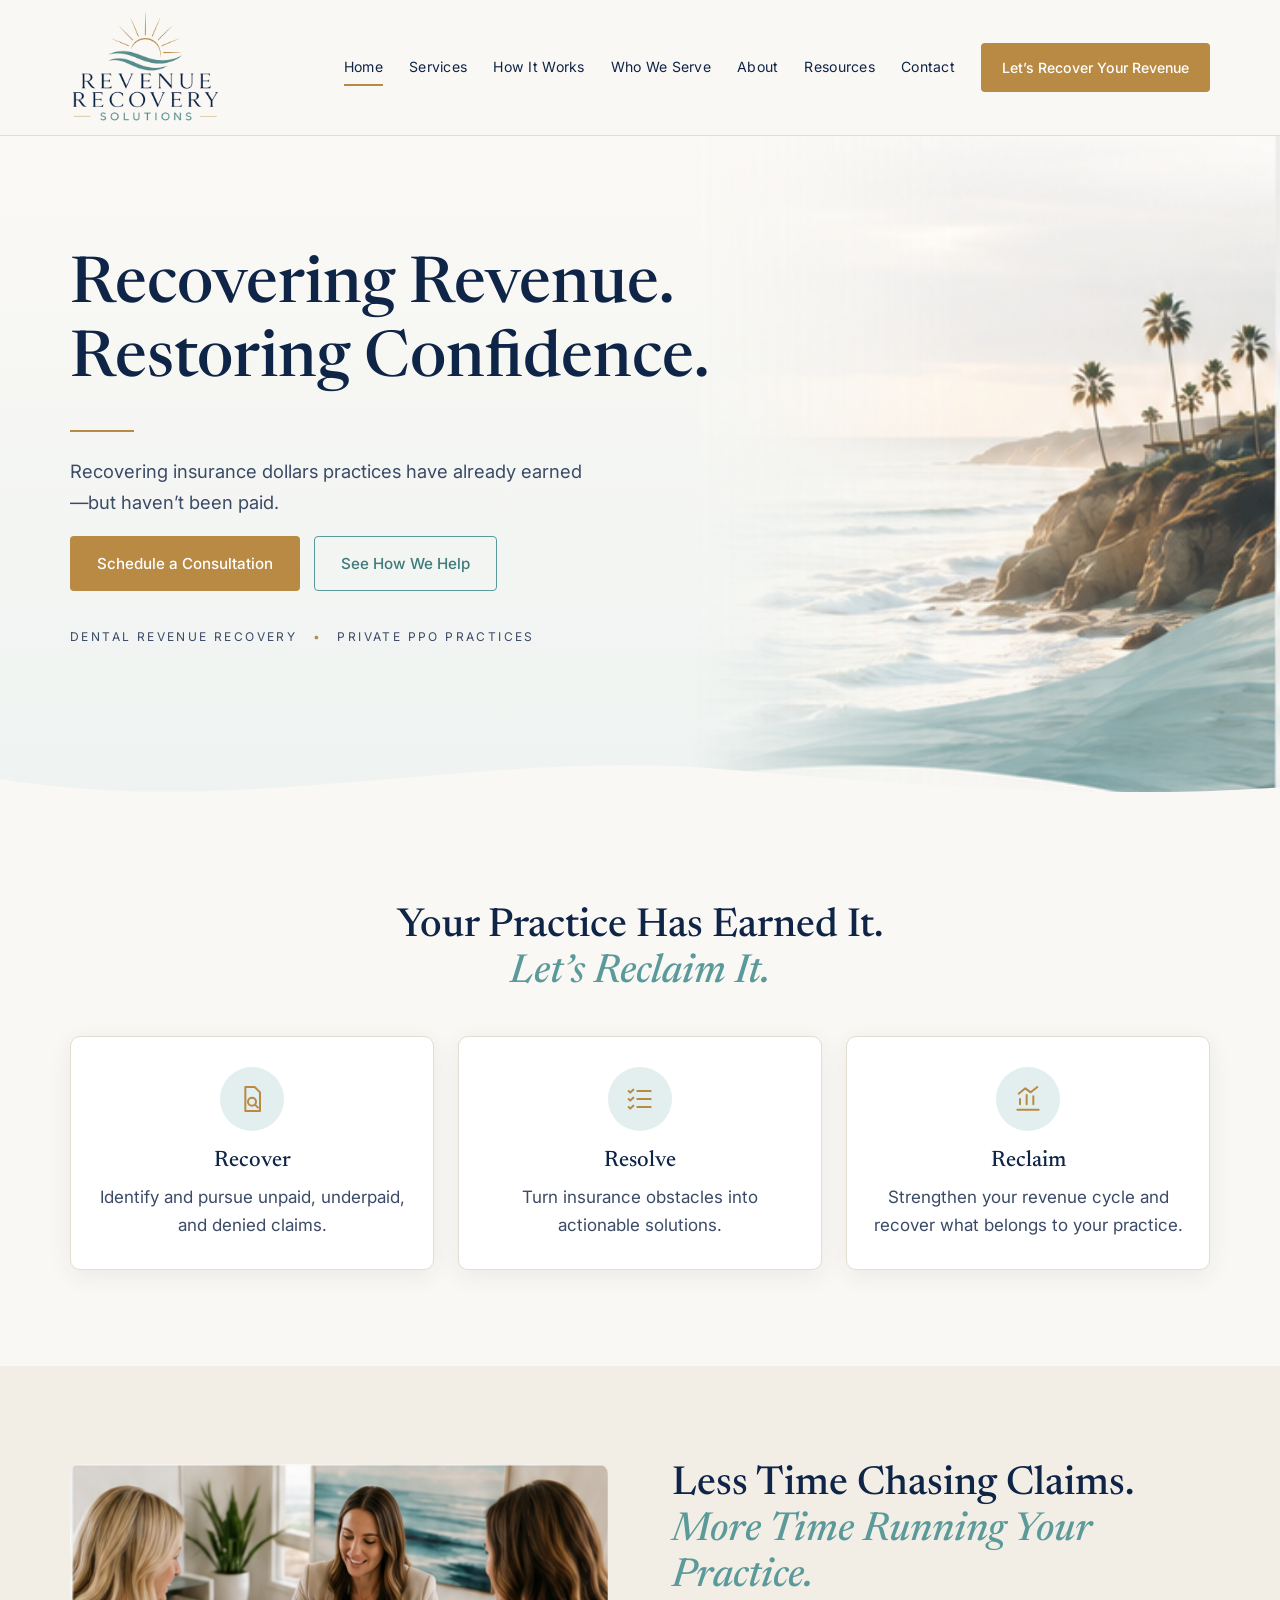
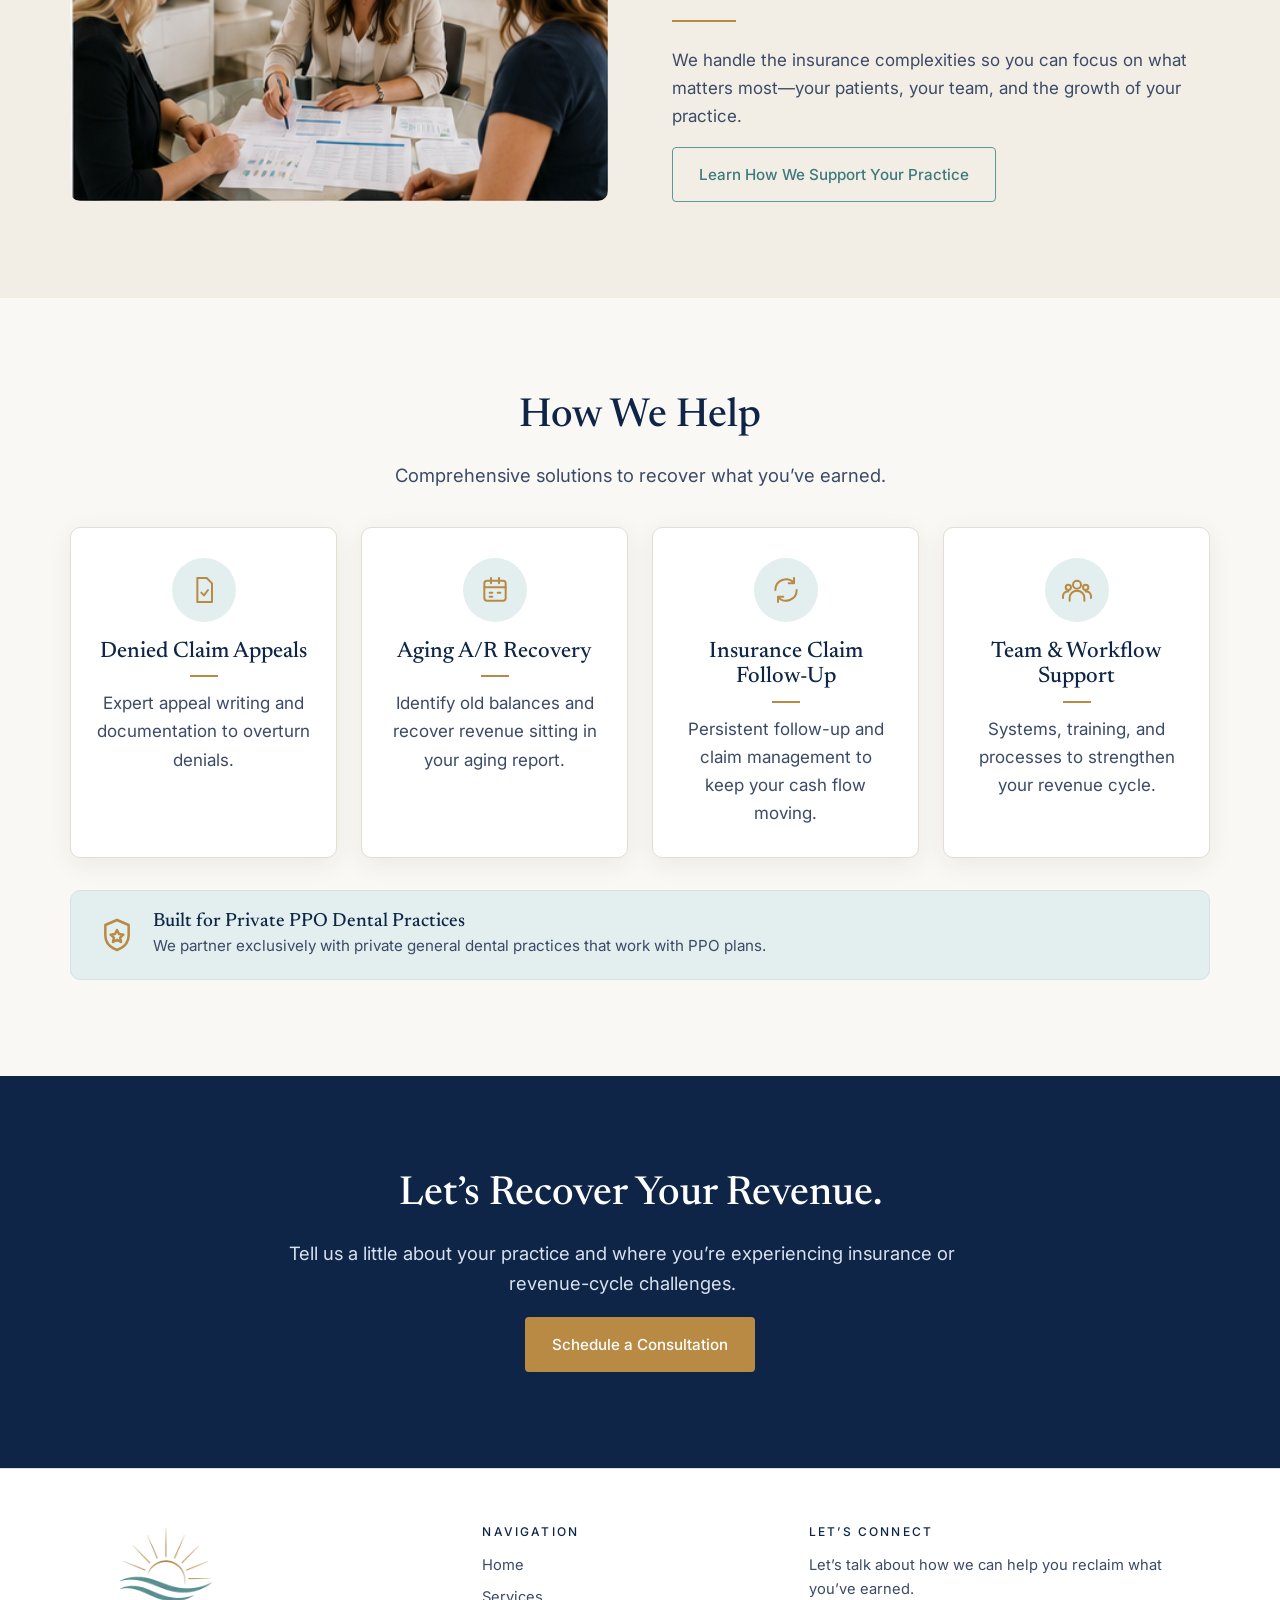
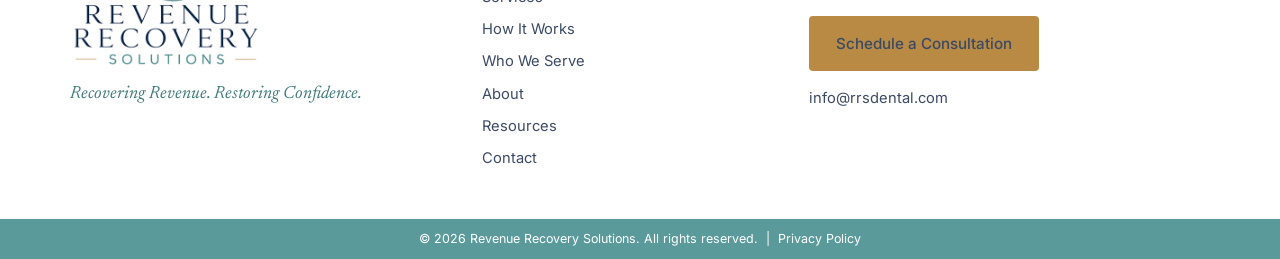
<file: index.html>
<!doctype html>
<html lang="en">
<head>
<meta charset="utf-8">
<meta name="viewport" content="width=device-width, initial-scale=1">
<title>Revenue Recovery Solutions | Dental Revenue Recovery for Private PPO Practices</title>
<meta name="description" content="Dental insurance revenue recovery for private PPO practices. We help independent dental practices recover unpaid, underpaid and denied claims.">
<link rel="canonical" href="https://rrsdental.com/">
<meta property="og:type" content="website">
<meta property="og:site_name" content="Revenue Recovery Solutions">
<meta property="og:title" content="Revenue Recovery Solutions | Dental Revenue Recovery for Private PPO Practices">
<meta property="og:description" content="Dental insurance revenue recovery for private PPO practices. We help independent dental practices recover unpaid, underpaid and denied claims.">
<meta property="og:url" content="https://rrsdental.com/">
<meta property="og:image" content="https://rrsdental.com/assets/og-image.png">
<meta name="twitter:card" content="summary_large_image">
<script type="application/ld+json">
{
  "@context": "https://schema.org",
  "@type": "ProfessionalService",
  "name": "Revenue Recovery Solutions",
  "url": "https://rrsdental.com/",
  "logo": "https://rrsdental.com/assets/logo.png",
  "image": "https://rrsdental.com/assets/og-image.png",
  "email": "info@rrsdental.com",
  "description": "Dental insurance revenue recovery for private PPO practices: denied claim appeals, aging A/R recovery, claim follow-up and revenue cycle support.",
  "slogan": "Recovering Revenue. Restoring Confidence.",
  "knowsAbout": ["Dental insurance claim appeals", "Aging A/R recovery", "Dental revenue cycle management", "PPO insurance claims"]
}
</script>
<link rel="icon" href="favicon.svg" type="image/svg+xml">
<link rel="icon" href="favicon.ico" sizes="48x48">
<link rel="apple-touch-icon" href="apple-touch-icon.png">
<meta name="theme-color" content="#0f2547">
<link rel="preconnect" href="https://fonts.googleapis.com">
<link rel="preconnect" href="https://fonts.gstatic.com" crossorigin>
<link href="https://fonts.googleapis.com/css2?family=Inter:wght@400;500;600&family=Newsreader:ital,opsz,wght@0,6..72,400;0,6..72,500;1,6..72,400&display=swap" rel="stylesheet">
<link rel="stylesheet" href="css/styles.css">
</head>
<body>
<header id="site-header"></header>

<main>
  <section class="hero">
    <div class="container hero-inner">
      <h1>Recovering Revenue.<br>Restoring Confidence.</h1>
      <hr class="rule">
      <p class="lead">Recovering insurance dollars practices have already earned&mdash;but haven&rsquo;t been paid.</p>
      <div class="btn-row">
        <a class="btn btn-gold" href="/contact">Schedule a Consultation</a>
        <a class="btn btn-outline" href="/services">See How We Help</a>
      </div>
      <p class="tags">Dental Revenue Recovery <span>&bull;</span> Private PPO Practices</p>
    </div>
    <svg class="wave" viewBox="0 0 1440 70" preserveAspectRatio="none" aria-hidden="true">
      <path d="M0 40c240 40 480-30 720-10s480 40 720 0v40H0z" fill="#faf8f4"/>
    </svg>
  </section>

  <section class="section">
    <div class="container center">
      <h2 class="reveal">Your Practice Has Earned It.<br><em>Let&rsquo;s Reclaim It.</em></h2>
      <div class="grid g3" style="margin-top:40px">
        <div class="card centered reveal"><i data-icon="search"></i><h3>Recover</h3><p>Identify and pursue unpaid, underpaid, and denied claims.</p></div>
        <div class="card centered reveal"><i data-icon="list"></i><h3>Resolve</h3><p>Turn insurance obstacles into actionable solutions.</p></div>
        <div class="card centered reveal"><i data-icon="chart"></i><h3>Reclaim</h3><p>Strengthen your revenue cycle and recover what belongs to your practice.</p></div>
      </div>
    </div>
  </section>

  <section class="section alt">
    <div class="container split">
      <div class="photo-meeting reveal" role="img" aria-label="Consultant reviewing reports with practice team"></div>
      <div class="reveal">
        <h2>Less Time Chasing Claims.<br><em>More Time Running Your Practice.</em></h2>
        <hr class="rule">
        <p>We handle the insurance complexities so you can focus on what matters most&mdash;your patients, your team, and the growth of your practice.</p>
        <a class="btn btn-outline" href="/how-it-works">Learn How We Support Your Practice</a>
      </div>
    </div>
  </section>

  <section class="section">
    <div class="container center">
      <h2 class="reveal">How We Help</h2>
      <p class="lead reveal">Comprehensive solutions to recover what you&rsquo;ve earned.</p>
      <div class="grid g4" style="margin-top:36px">
        <div class="card centered reveal"><i data-icon="doc"></i><h3>Denied Claim Appeals</h3><div class="mini-rule"></div><p>Expert appeal writing and documentation to overturn denials.</p></div>
        <div class="card centered reveal"><i data-icon="calendar"></i><h3>Aging A/R Recovery</h3><div class="mini-rule"></div><p>Identify old balances and recover revenue sitting in your aging report.</p></div>
        <div class="card centered reveal"><i data-icon="loop"></i><h3>Insurance Claim Follow-Up</h3><div class="mini-rule"></div><p>Persistent follow-up and claim management to keep your cash flow moving.</p></div>
        <div class="card centered reveal"><i data-icon="team"></i><h3>Team &amp; Workflow Support</h3><div class="mini-rule"></div><p>Systems, training, and processes to strengthen your revenue cycle.</p></div>
      </div>
      <div class="band reveal" style="margin-top:32px;text-align:left">
        <i data-icon-bare="shield"></i>
        <div><h3>Built for Private PPO Dental Practices</h3><p>We partner exclusively with private general dental practices that work with PPO plans.</p></div>
      </div>
    </div>
  </section>

  <section class="section cta">
    <div class="narrow reveal">
      <h2>Let&rsquo;s Recover Your Revenue.</h2>
      <p class="lead">Tell us a little about your practice and where you&rsquo;re experiencing insurance or revenue-cycle challenges.</p>
      <a class="btn btn-gold" href="/contact">Schedule a Consultation</a>
    </div>
  </section>
</main>

<footer id="site-footer"></footer>
<script src="js/main.js"></script>
</body>
</html>
</file>
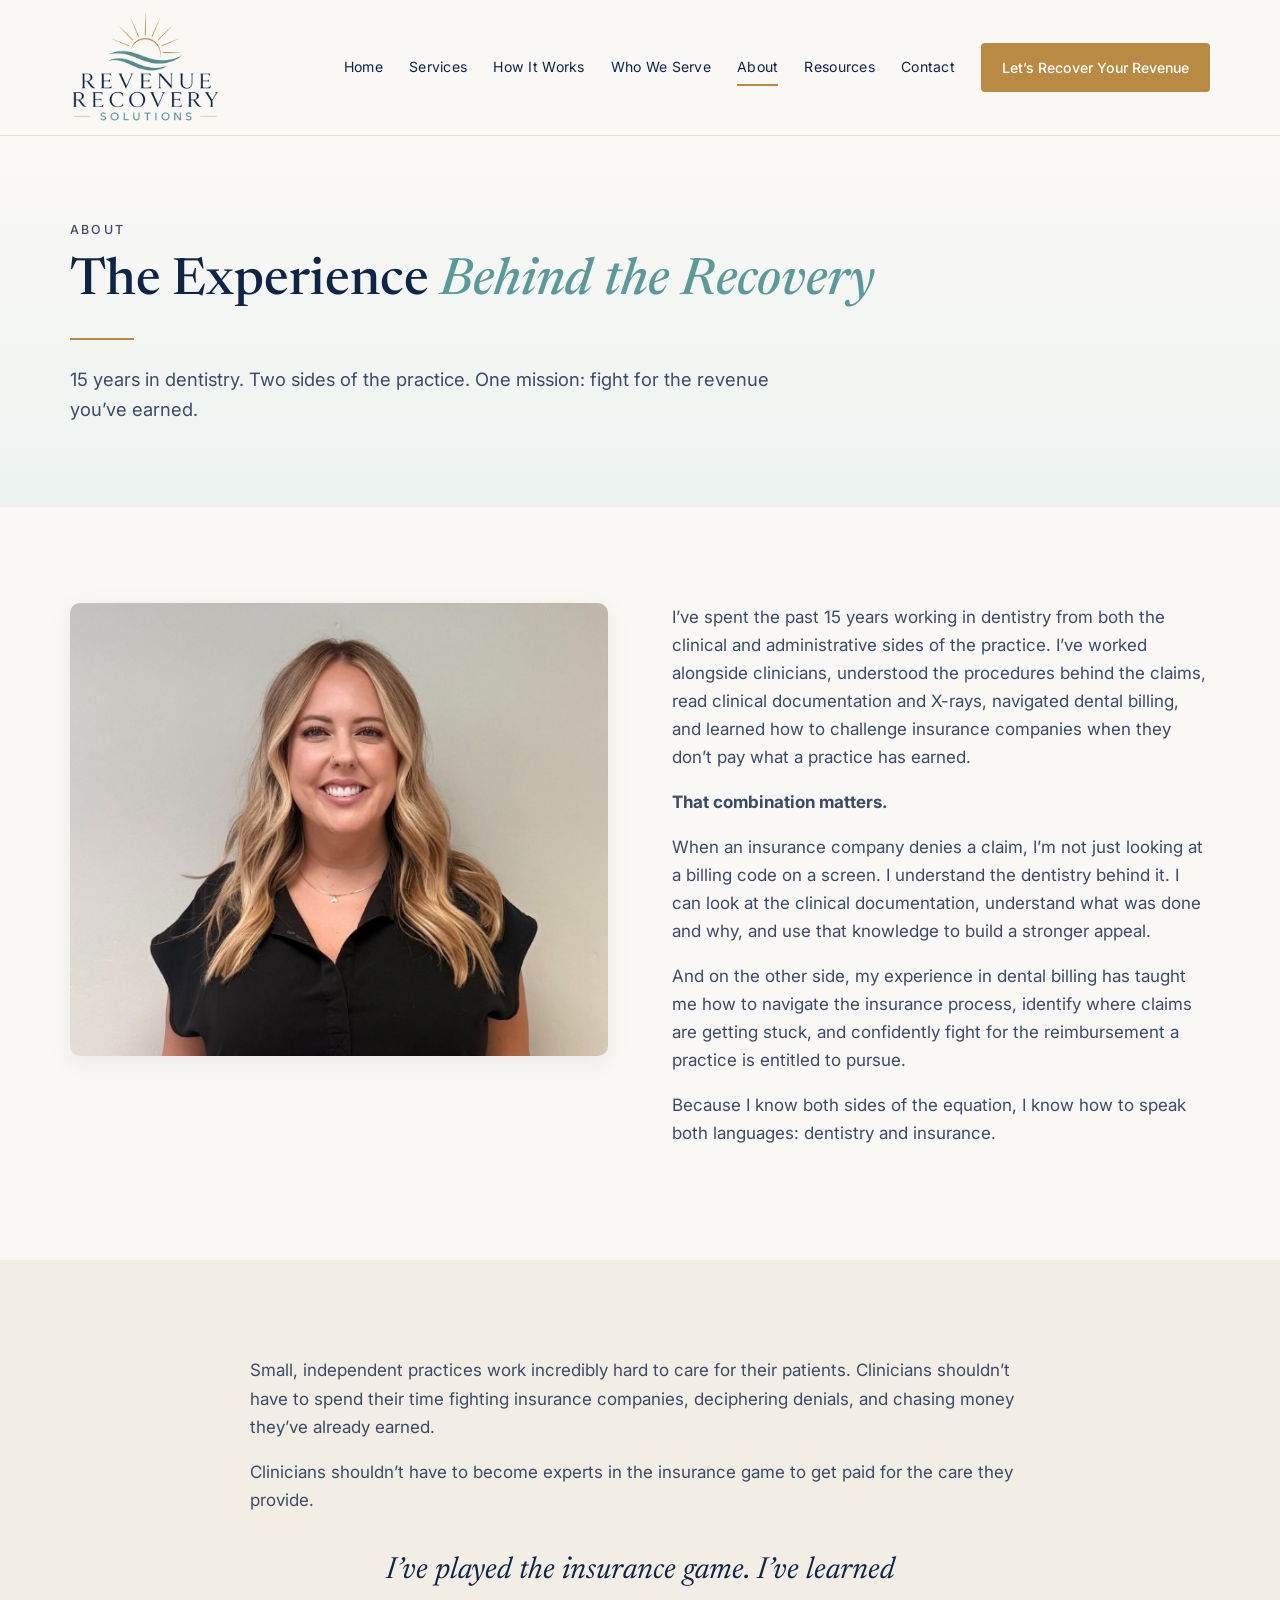
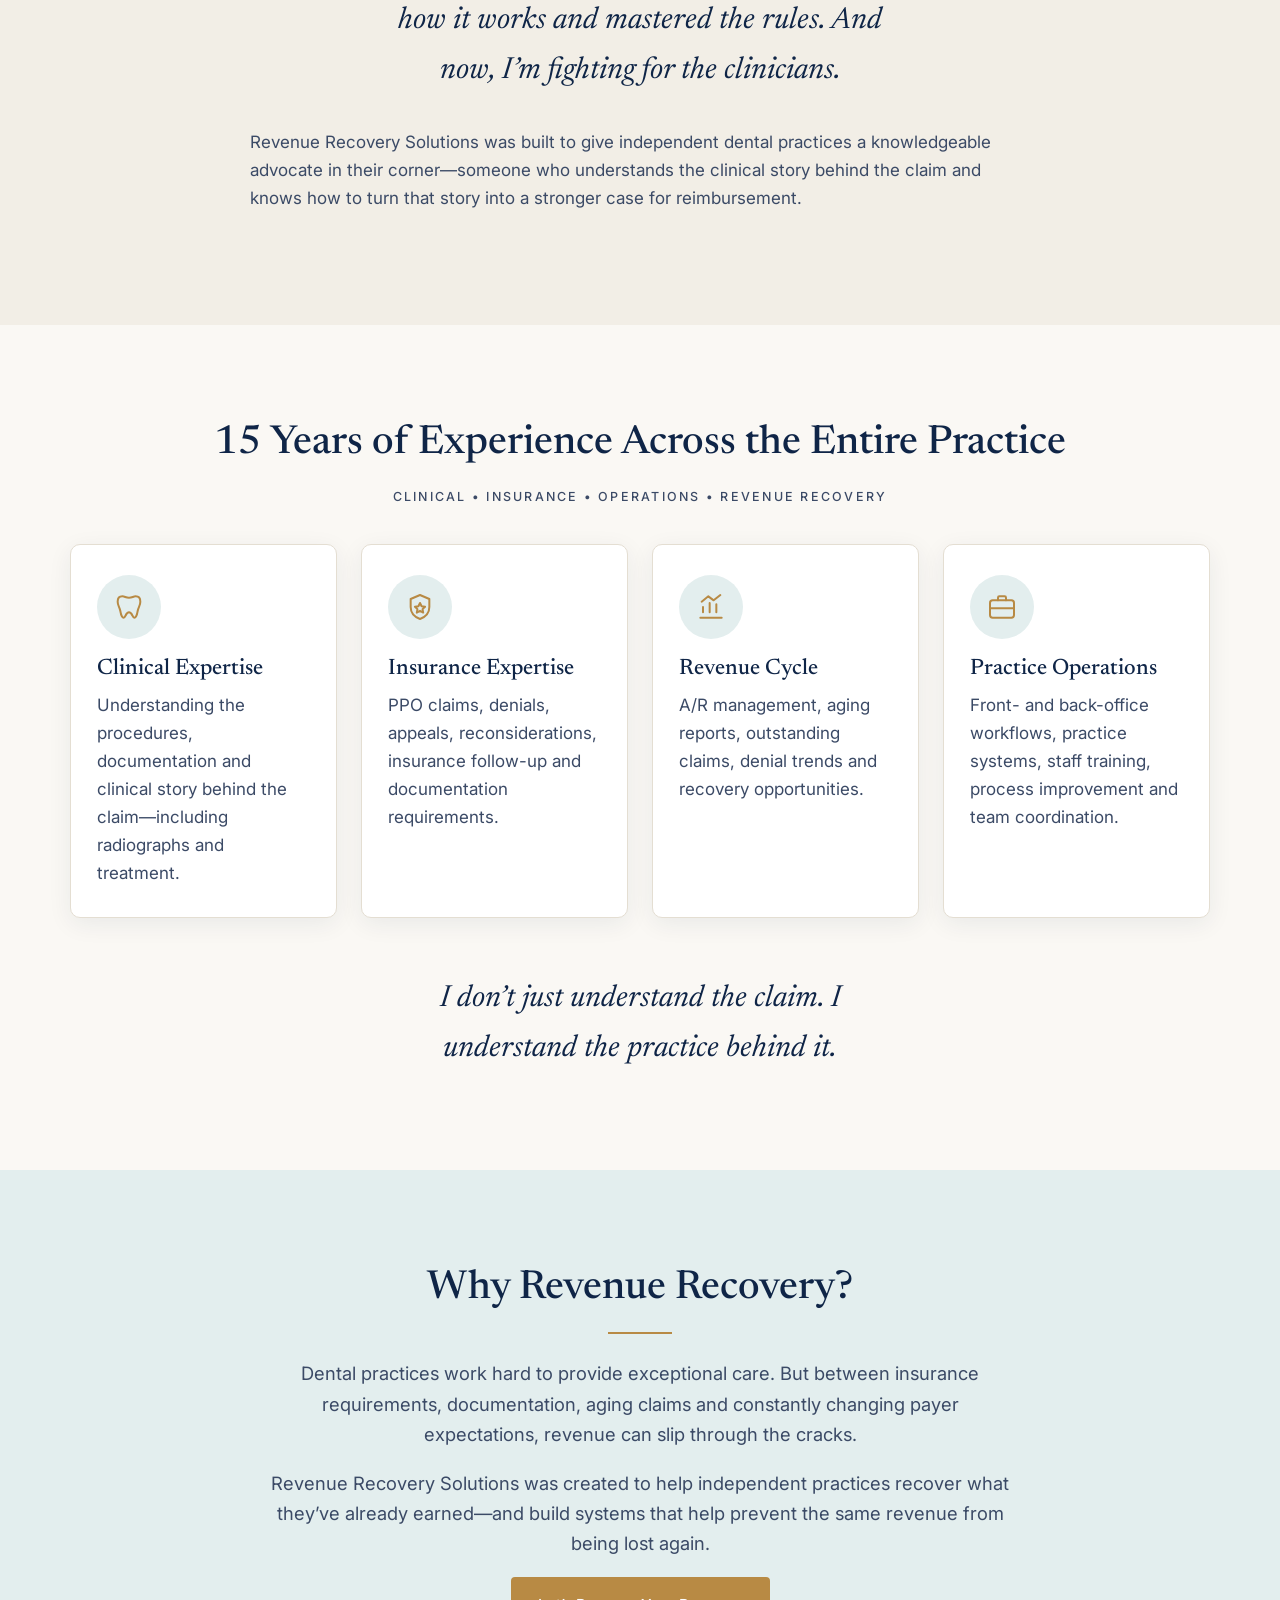
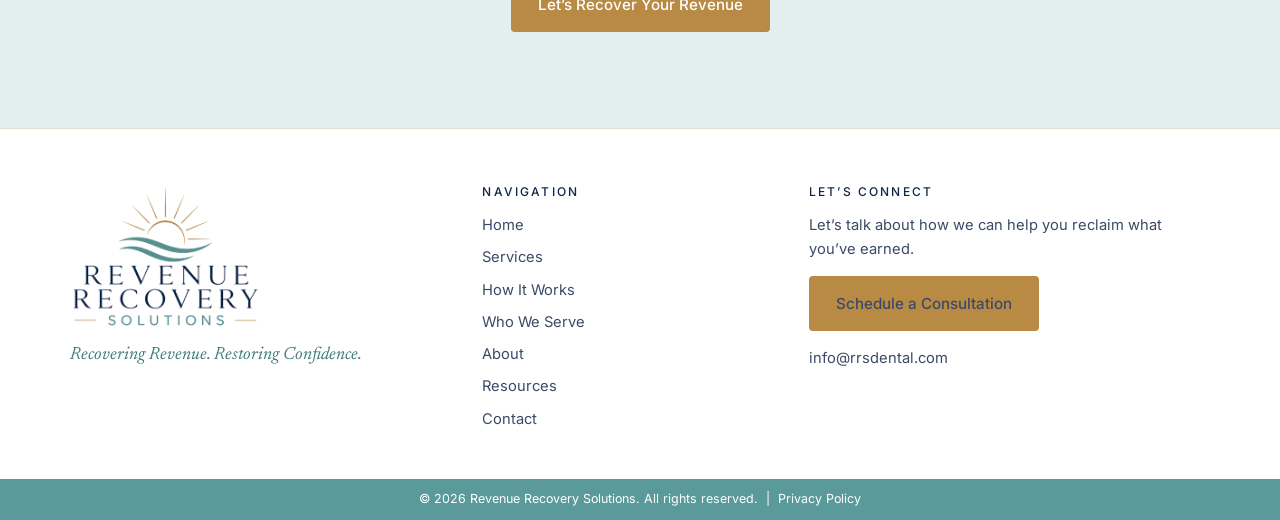
<file: about.html>
<!doctype html>
<html lang="en">
<head>
<meta charset="utf-8">
<meta name="viewport" content="width=device-width, initial-scale=1">
<title>About | Revenue Recovery Solutions</title>
<meta name="description" content="15 years in dentistry across clinical, insurance and operations. Revenue Recovery Solutions fights for the revenue independent practices have earned.">
<link rel="canonical" href="https://rrsdental.com/about">
<meta property="og:type" content="website">
<meta property="og:site_name" content="Revenue Recovery Solutions">
<meta property="og:title" content="About | Revenue Recovery Solutions">
<meta property="og:description" content="15 years in dentistry across clinical, insurance and operations. Revenue Recovery Solutions fights for the revenue independent practices have earned.">
<meta property="og:url" content="https://rrsdental.com/about">
<meta property="og:image" content="https://rrsdental.com/assets/og-image.png">
<meta name="twitter:card" content="summary_large_image">
<link rel="icon" href="favicon.svg" type="image/svg+xml">
<link rel="icon" href="favicon.ico" sizes="48x48">
<link rel="apple-touch-icon" href="apple-touch-icon.png">
<meta name="theme-color" content="#0f2547">
<link rel="preconnect" href="https://fonts.googleapis.com">
<link rel="preconnect" href="https://fonts.gstatic.com" crossorigin>
<link href="https://fonts.googleapis.com/css2?family=Inter:wght@400;500;600&family=Newsreader:ital,opsz,wght@0,6..72,400;0,6..72,500;1,6..72,400&display=swap" rel="stylesheet">
<link rel="stylesheet" href="css/styles.css">
</head>
<body>
<header id="site-header"></header>

<main>
  <section class="page-hero">
    <div class="container">
      <p class="eyebrow">About</p>
      <h1>The Experience <em>Behind the Recovery</em></h1>
      <hr class="rule">
      <p class="lead">15 years in dentistry. Two sides of the practice. One mission: fight for the revenue you&rsquo;ve earned.</p>
    </div>
  </section>

  <section class="section">
    <div class="container split" style="align-items:start">
      <div class="reveal">
        <img class="about-photo" src="assets/aboutPic.jpg" alt="Founder of Revenue Recovery Solutions" width="600" height="505">
      </div>
      <div class="reveal">
        <p>I&rsquo;ve spent the past 15 years working in dentistry from both the clinical and administrative sides of the practice. I&rsquo;ve worked alongside clinicians, understood the procedures behind the claims, read clinical documentation and X-rays, navigated dental billing, and learned how to challenge insurance companies when they don&rsquo;t pay what a practice has earned.</p>
        <p><strong>That combination matters.</strong></p>
        <p>When an insurance company denies a claim, I&rsquo;m not just looking at a billing code on a screen. I understand the dentistry behind it. I can look at the clinical documentation, understand what was done and why, and use that knowledge to build a stronger appeal.</p>
        <p>And on the other side, my experience in dental billing has taught me how to navigate the insurance process, identify where claims are getting stuck, and confidently fight for the reimbursement a practice is entitled to pursue.</p>
        <p>Because I know both sides of the equation, I know how to speak both languages: dentistry and insurance.</p>
      </div>
    </div>
  </section>

  <section class="section alt">
    <div class="narrow reveal">
      <p>Small, independent practices work incredibly hard to care for their patients. Clinicians shouldn&rsquo;t have to spend their time fighting insurance companies, deciphering denials, and chasing money they&rsquo;ve already earned.</p>
      <p>Clinicians shouldn&rsquo;t have to become experts in the insurance game to get paid for the care they provide.</p>
      <p class="pullquote" style="margin:32px auto">I&rsquo;ve played the insurance game. I&rsquo;ve learned how it works and mastered the rules. And now, I&rsquo;m fighting for the clinicians.</p>
      <p>Revenue Recovery Solutions was built to give independent dental practices a knowledgeable advocate in their corner&mdash;someone who understands the clinical story behind the claim and knows how to turn that story into a stronger case for reimbursement.</p>
    </div>
  </section>

  <section class="section">
    <div class="container center">
      <h2 class="reveal">15 Years of Experience Across the Entire Practice</h2>
      <p class="eyebrow reveal">Clinical &bull; Insurance &bull; Operations &bull; Revenue Recovery</p>
      <div class="grid g4" style="margin-top:36px;text-align:left">
        <div class="card reveal"><i data-icon="tooth"></i><h3>Clinical Expertise</h3><p>Understanding the procedures, documentation and clinical story behind the claim&mdash;including radiographs and treatment.</p></div>
        <div class="card reveal"><i data-icon="shield"></i><h3>Insurance Expertise</h3><p>PPO claims, denials, appeals, reconsiderations, insurance follow-up and documentation requirements.</p></div>
        <div class="card reveal"><i data-icon="chart"></i><h3>Revenue Cycle</h3><p>A/R management, aging reports, outstanding claims, denial trends and recovery opportunities.</p></div>
        <div class="card reveal"><i data-icon="briefcase"></i><h3>Practice Operations</h3><p>Front- and back-office workflows, practice systems, staff training, process improvement and team coordination.</p></div>
      </div>
      <p class="pullquote reveal" style="margin-top:56px">I don&rsquo;t just understand the claim. I understand the practice behind it.</p>
    </div>
  </section>

  <section class="section pale">
    <div class="narrow center reveal">
      <h2>Why Revenue Recovery?</h2>
      <hr class="rule">
      <p class="lead">Dental practices work hard to provide exceptional care. But between insurance requirements, documentation, aging claims and constantly changing payer expectations, revenue can slip through the cracks.</p>
      <p class="lead">Revenue Recovery Solutions was created to help independent practices recover what they&rsquo;ve already earned&mdash;and build systems that help prevent the same revenue from being lost again.</p>
      <a class="btn btn-gold" href="/contact">Let&rsquo;s Recover Your Revenue</a>
    </div>
  </section>
</main>

<footer id="site-footer"></footer>
<script src="js/main.js"></script>
</body>
</html>
</file>
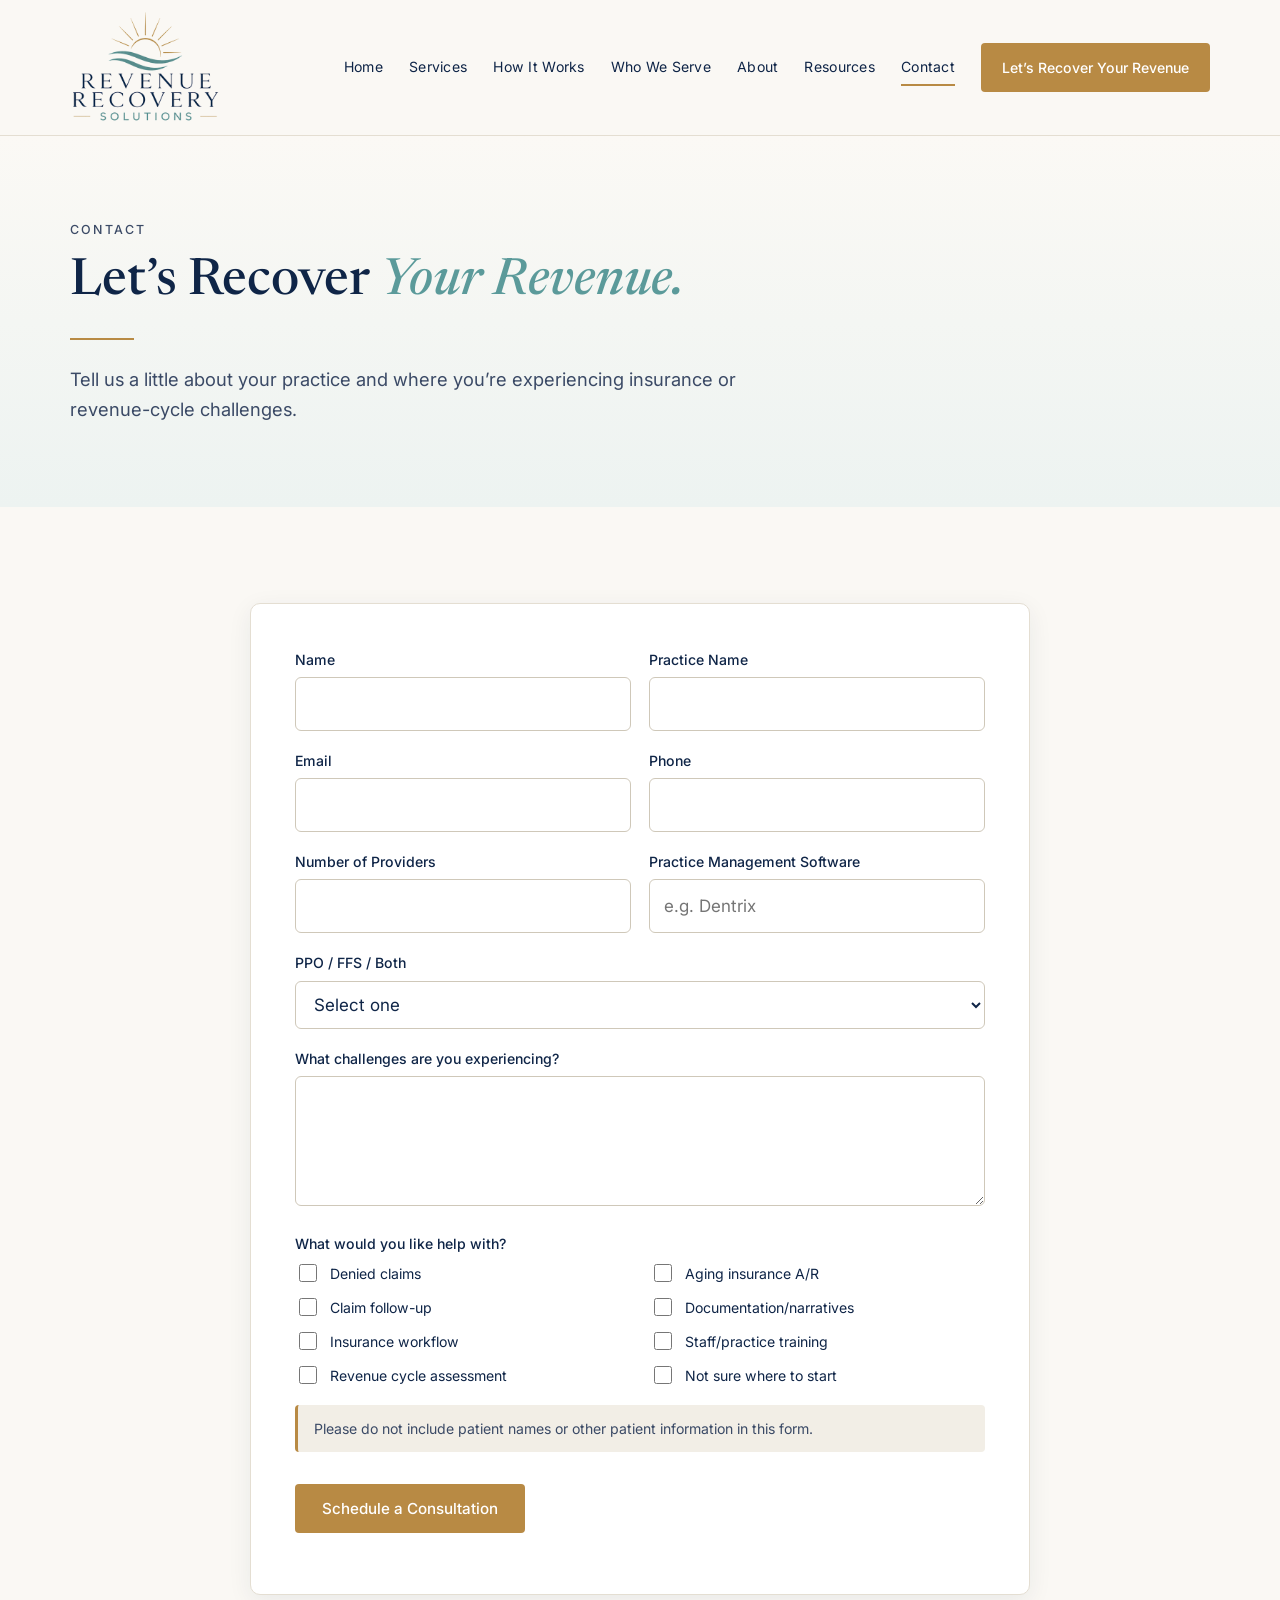
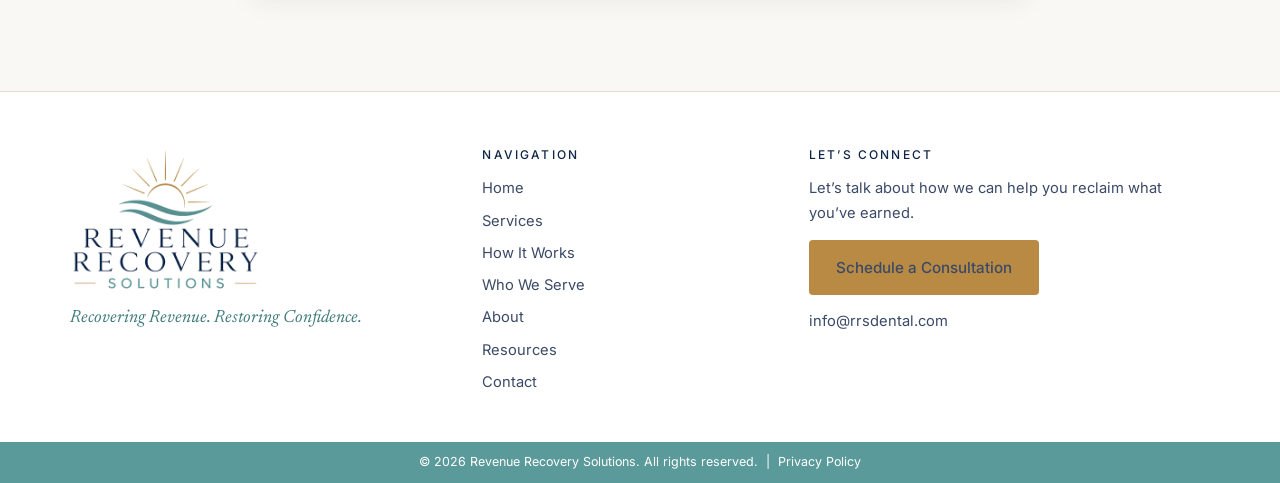
<file: contact.html>
<!doctype html>
<html lang="en">
<head>
<meta charset="utf-8">
<meta name="viewport" content="width=device-width, initial-scale=1">
<title>Contact | Revenue Recovery Solutions</title>
<meta name="description" content="Schedule a consultation. Tell us about your practice and where you're experiencing insurance or revenue-cycle challenges.">
<link rel="canonical" href="https://rrsdental.com/contact">
<meta property="og:type" content="website">
<meta property="og:site_name" content="Revenue Recovery Solutions">
<meta property="og:title" content="Contact | Revenue Recovery Solutions">
<meta property="og:description" content="Schedule a consultation. Tell us about your practice and where you're experiencing insurance or revenue-cycle challenges.">
<meta property="og:url" content="https://rrsdental.com/contact">
<meta property="og:image" content="https://rrsdental.com/assets/og-image.png">
<meta name="twitter:card" content="summary_large_image">
<link rel="icon" href="favicon.svg" type="image/svg+xml">
<link rel="icon" href="favicon.ico" sizes="48x48">
<link rel="apple-touch-icon" href="apple-touch-icon.png">
<meta name="theme-color" content="#0f2547">
<link rel="preconnect" href="https://fonts.googleapis.com">
<link rel="preconnect" href="https://fonts.gstatic.com" crossorigin>
<link href="https://fonts.googleapis.com/css2?family=Inter:wght@400;500;600&family=Newsreader:ital,opsz,wght@0,6..72,400;0,6..72,500;1,6..72,400&display=swap" rel="stylesheet">
<link rel="stylesheet" href="css/styles.css">
</head>
<body>
<header id="site-header"></header>

<main>
  <section class="page-hero">
    <div class="container">
      <p class="eyebrow">Contact</p>
      <h1>Let&rsquo;s Recover <em>Your Revenue.</em></h1>
      <hr class="rule">
      <p class="lead">Tell us a little about your practice and where you&rsquo;re experiencing insurance or revenue-cycle challenges.</p>
    </div>
  </section>

  <section class="section">
    <div class="narrow">
      <div class="form-card reveal">
        <!-- TODO: replace YOUR_FORM_ID with a real Formspree (or Web3Forms) endpoint -->
        <form id="consult-form" action="https://formspree.io/f/YOUR_FORM_ID" method="post">
          <div class="form-grid">
            <div><label for="name">Name</label><input id="name" name="name" type="text" autocomplete="name" required></div>
            <div><label for="practice">Practice Name</label><input id="practice" name="practice" type="text" autocomplete="organization" required></div>
            <div><label for="email">Email</label><input id="email" name="email" type="email" autocomplete="email" required></div>
            <div><label for="phone">Phone</label><input id="phone" name="phone" type="tel" autocomplete="tel"></div>
            <div><label for="providers">Number of Providers</label><input id="providers" name="providers" type="number" min="1"></div>
            <div><label for="software">Practice Management Software</label><input id="software" name="software" type="text" placeholder="e.g. Dentrix"></div>
            <div class="full">
              <label for="plans">PPO / FFS / Both</label>
              <select id="plans" name="plans">
                <option value="">Select one</option>
                <option>PPO</option>
                <option>FFS</option>
                <option>Both</option>
              </select>
            </div>
            <div class="full">
              <label for="challenges">What challenges are you experiencing?</label>
              <textarea id="challenges" name="challenges"></textarea>
            </div>
            <fieldset class="full">
              <legend>What would you like help with?</legend>
              <div class="checks">
                <label><input type="checkbox" name="help[]" value="Denied claims"> Denied claims</label>
                <label><input type="checkbox" name="help[]" value="Aging insurance A/R"> Aging insurance A/R</label>
                <label><input type="checkbox" name="help[]" value="Claim follow-up"> Claim follow-up</label>
                <label><input type="checkbox" name="help[]" value="Documentation/narratives"> Documentation/narratives</label>
                <label><input type="checkbox" name="help[]" value="Insurance workflow"> Insurance workflow</label>
                <label><input type="checkbox" name="help[]" value="Staff/practice training"> Staff/practice training</label>
                <label><input type="checkbox" name="help[]" value="Revenue cycle assessment"> Revenue cycle assessment</label>
                <label><input type="checkbox" name="help[]" value="Not sure where to start"> Not sure where to start</label>
              </div>
            </fieldset>
            <p class="notice full">Please do not include patient names or other patient information in this form.</p>
            <input class="hp" type="text" name="_gotcha" tabindex="-1" autocomplete="off" aria-hidden="true">
            <div class="full"><button class="btn btn-gold" type="submit">Schedule a Consultation</button><p id="form-status" class="form-status" role="status"></p></div>
          </div>
        </form>
      </div>
    </div>
  </section>
</main>

<footer id="site-footer"></footer>
<script src="js/main.js"></script>
</body>
</html>
</file>
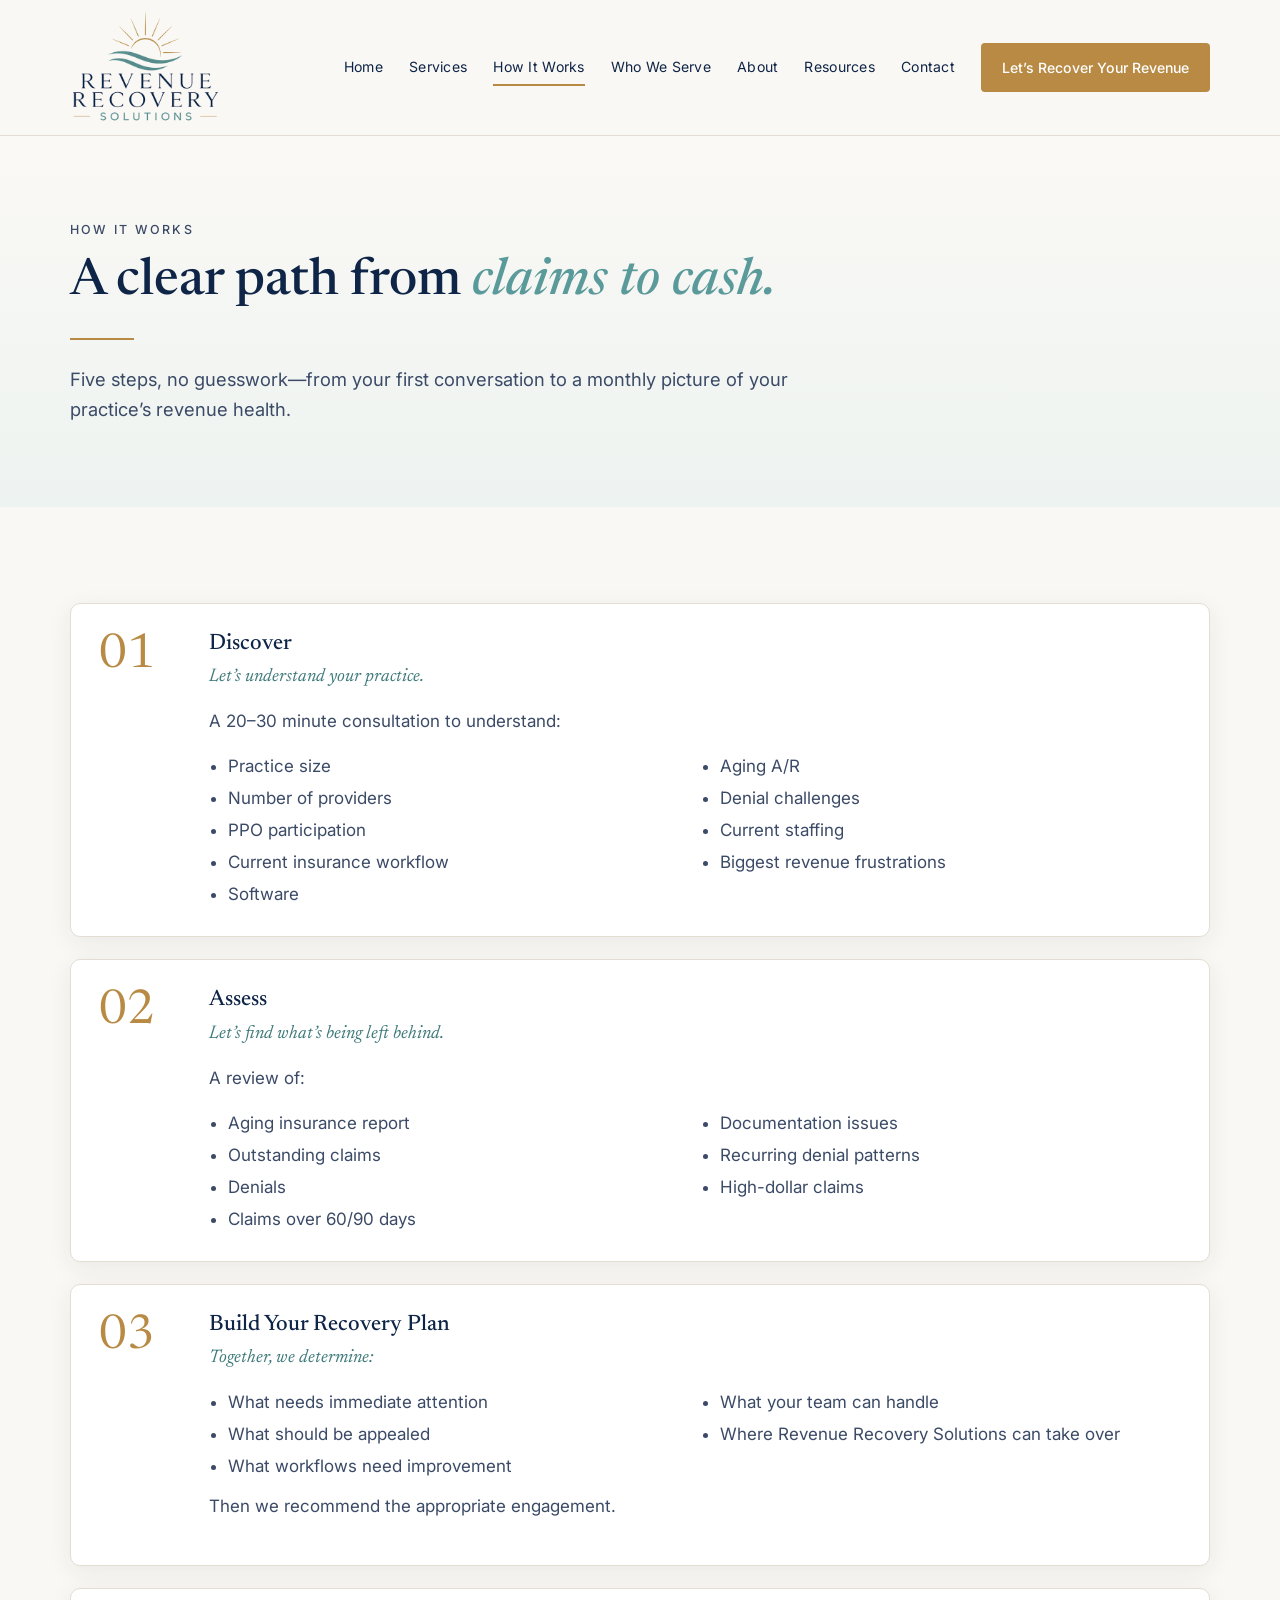
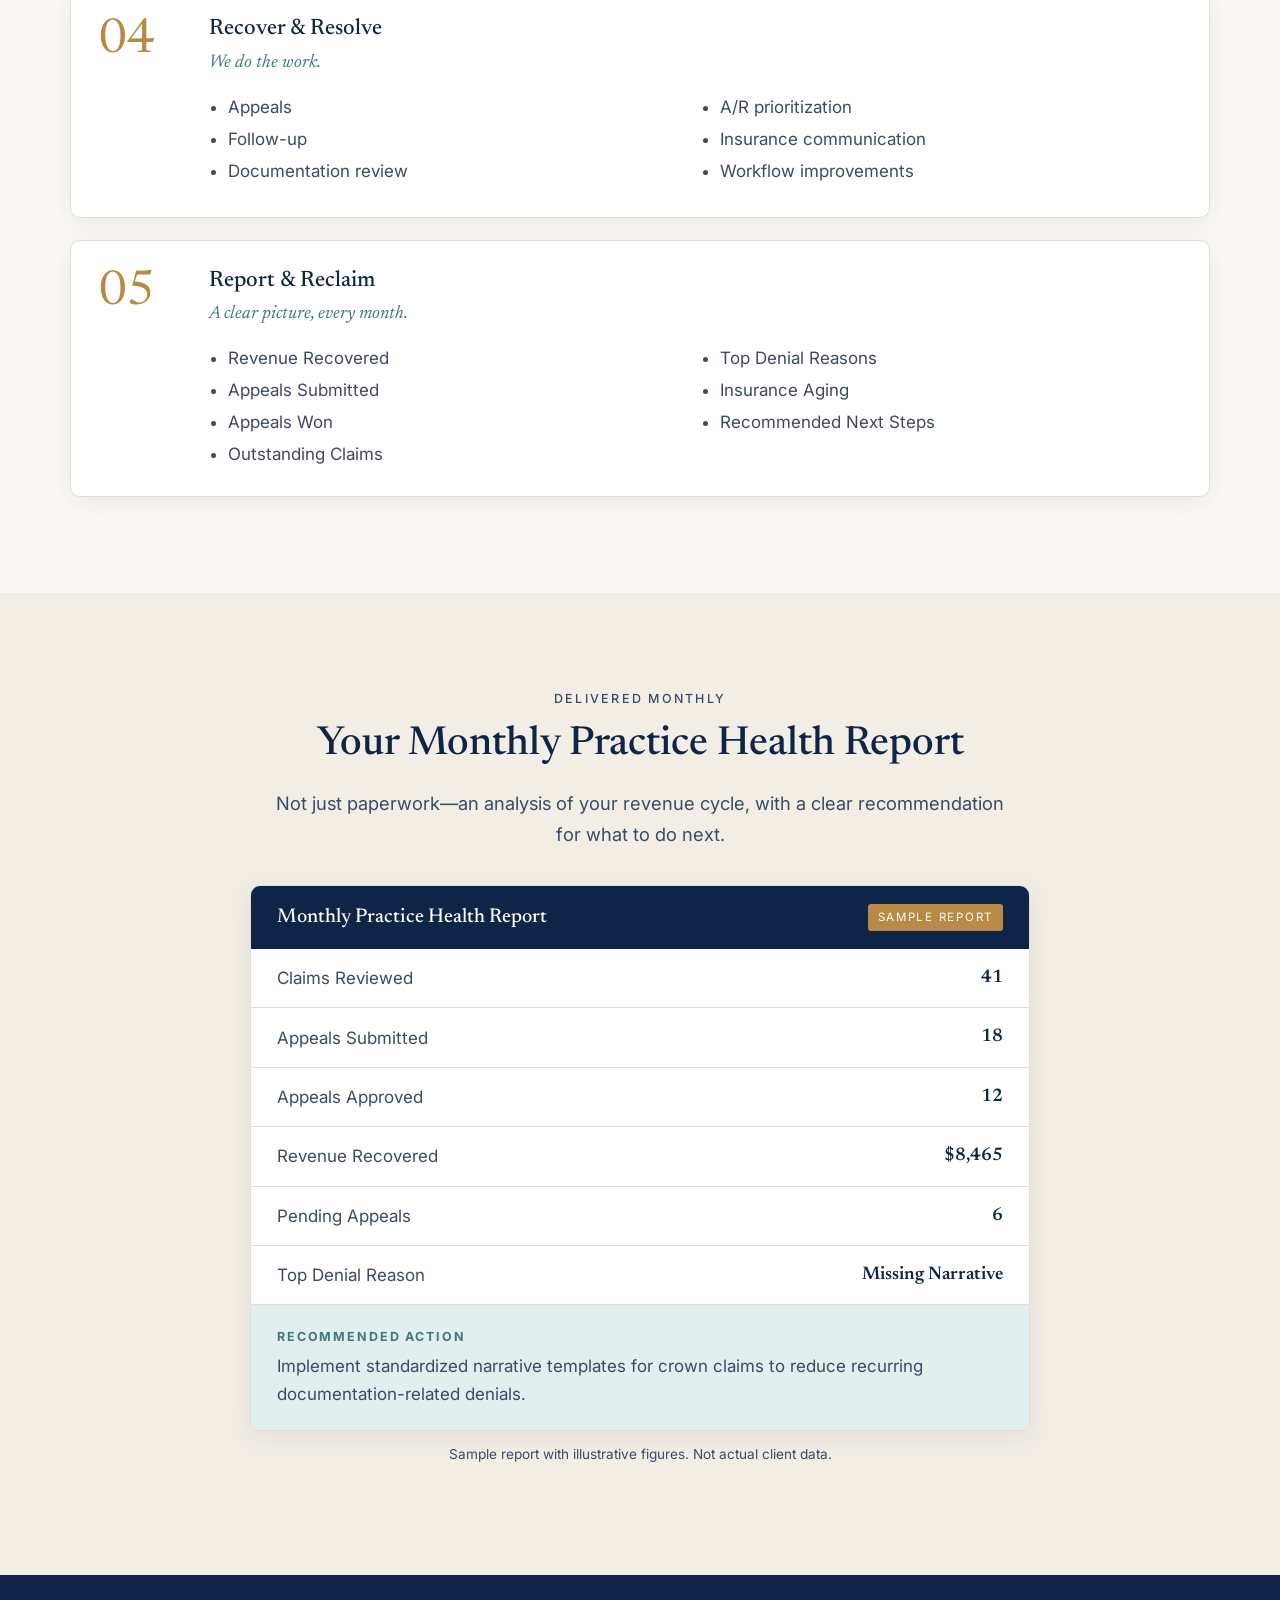
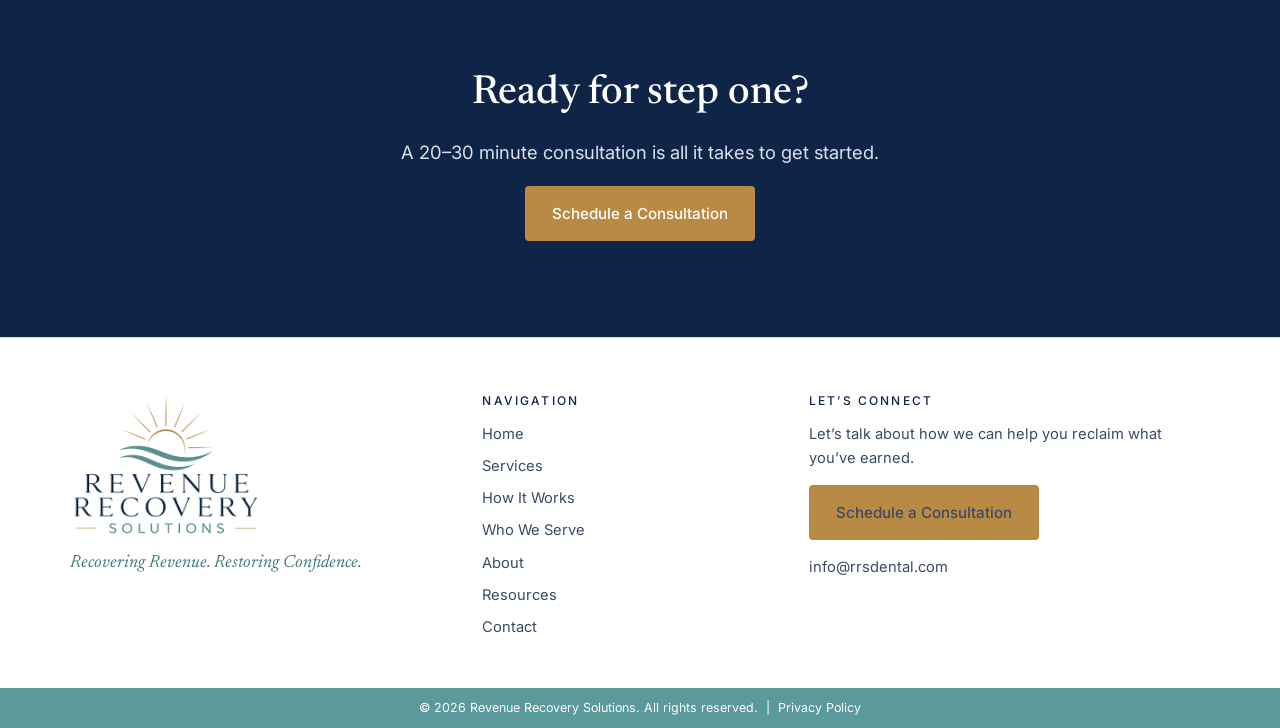
<file: how-it-works.html>
<!doctype html>
<html lang="en">
<head>
<meta charset="utf-8">
<meta name="viewport" content="width=device-width, initial-scale=1">
<title>How It Works | Revenue Recovery Solutions</title>
<meta name="description" content="A clear five-step process: Discover, Assess, Build Your Recovery Plan, Recover &amp; Resolve, Report &amp; Reclaim.">
<link rel="canonical" href="https://rrsdental.com/how-it-works">
<meta property="og:type" content="website">
<meta property="og:site_name" content="Revenue Recovery Solutions">
<meta property="og:title" content="How It Works | Revenue Recovery Solutions">
<meta property="og:description" content="A clear five-step process: Discover, Assess, Build Your Recovery Plan, Recover &amp; Resolve, Report &amp; Reclaim.">
<meta property="og:url" content="https://rrsdental.com/how-it-works">
<meta property="og:image" content="https://rrsdental.com/assets/og-image.png">
<meta name="twitter:card" content="summary_large_image">
<link rel="icon" href="favicon.svg" type="image/svg+xml">
<link rel="icon" href="favicon.ico" sizes="48x48">
<link rel="apple-touch-icon" href="apple-touch-icon.png">
<meta name="theme-color" content="#0f2547">
<link rel="preconnect" href="https://fonts.googleapis.com">
<link rel="preconnect" href="https://fonts.gstatic.com" crossorigin>
<link href="https://fonts.googleapis.com/css2?family=Inter:wght@400;500;600&family=Newsreader:ital,opsz,wght@0,6..72,400;0,6..72,500;1,6..72,400&display=swap" rel="stylesheet">
<link rel="stylesheet" href="css/styles.css">
</head>
<body>
<header id="site-header"></header>

<main>
  <section class="page-hero">
    <div class="container">
      <p class="eyebrow">How It Works</p>
      <h1>A clear path from <em>claims to cash.</em></h1>
      <hr class="rule">
      <p class="lead">Five steps, no guesswork&mdash;from your first conversation to a monthly picture of your practice&rsquo;s revenue health.</p>
    </div>
  </section>

  <section class="section">
    <div class="container steps">
      <article class="step reveal">
        <div class="step-num">01</div>
        <div>
          <h3>Discover</h3>
          <p class="sub">Let&rsquo;s understand your practice.</p>
          <p>A 20&ndash;30 minute consultation to understand:</p>
          <ul>
            <li>Practice size</li><li>Number of providers</li><li>PPO participation</li>
            <li>Current insurance workflow</li><li>Software</li><li>Aging A/R</li>
            <li>Denial challenges</li><li>Current staffing</li><li>Biggest revenue frustrations</li>
          </ul>
        </div>
      </article>
      <article class="step reveal">
        <div class="step-num">02</div>
        <div>
          <h3>Assess</h3>
          <p class="sub">Let&rsquo;s find what&rsquo;s being left behind.</p>
          <p>A review of:</p>
          <ul>
            <li>Aging insurance report</li><li>Outstanding claims</li><li>Denials</li>
            <li>Claims over 60/90 days</li><li>Documentation issues</li><li>Recurring denial patterns</li>
            <li>High-dollar claims</li>
          </ul>
        </div>
      </article>
      <article class="step reveal">
        <div class="step-num">03</div>
        <div>
          <h3>Build Your Recovery Plan</h3>
          <p class="sub">Together, we determine:</p>
          <ul>
            <li>What needs immediate attention</li><li>What should be appealed</li>
            <li>What workflows need improvement</li><li>What your team can handle</li>
            <li>Where Revenue Recovery Solutions can take over</li>
          </ul>
          <p style="margin-top:12px">Then we recommend the appropriate engagement.</p>
        </div>
      </article>
      <article class="step reveal">
        <div class="step-num">04</div>
        <div>
          <h3>Recover &amp; Resolve</h3>
          <p class="sub">We do the work.</p>
          <ul>
            <li>Appeals</li><li>Follow-up</li><li>Documentation review</li>
            <li>A/R prioritization</li><li>Insurance communication</li><li>Workflow improvements</li>
          </ul>
        </div>
      </article>
      <article class="step reveal">
        <div class="step-num">05</div>
        <div>
          <h3>Report &amp; Reclaim</h3>
          <p class="sub">A clear picture, every month.</p>
          <ul>
            <li>Revenue Recovered</li><li>Appeals Submitted</li><li>Appeals Won</li>
            <li>Outstanding Claims</li><li>Top Denial Reasons</li><li>Insurance Aging</li>
            <li>Recommended Next Steps</li>
          </ul>
        </div>
      </article>
    </div>
  </section>

  <section class="section alt">
    <div class="container">
      <div class="center">
        <p class="eyebrow">Delivered monthly</p>
        <h2>Your Monthly Practice Health Report</h2>
        <p class="lead">Not just paperwork&mdash;an analysis of your revenue cycle, with a clear recommendation for what to do next.</p>
      </div>
      <div class="narrow reveal" style="margin-top:36px">
        <div class="report">
          <div class="report-head"><h3>Monthly Practice Health Report</h3><span class="sample-tag">Sample report</span></div>
          <table>
            <tbody>
              <tr><td>Claims Reviewed</td><td>41</td></tr>
              <tr><td>Appeals Submitted</td><td>18</td></tr>
              <tr><td>Appeals Approved</td><td>12</td></tr>
              <tr><td>Revenue Recovered</td><td>$8,465</td></tr>
              <tr><td>Pending Appeals</td><td>6</td></tr>
              <tr><td>Top Denial Reason</td><td>Missing Narrative</td></tr>
            </tbody>
          </table>
          <div class="action"><strong>Recommended Action</strong>Implement standardized narrative templates for crown claims to reduce recurring documentation-related denials.</div>
        </div>
        <p style="font-size:.85rem;margin-top:12px;text-align:center">Sample report with illustrative figures. Not actual client data.</p>
      </div>
    </div>
  </section>

  <section class="section cta">
    <div class="narrow reveal center">
      <h2>Ready for step one?</h2>
      <p class="lead">A 20&ndash;30 minute consultation is all it takes to get started.</p>
      <a class="btn btn-gold" href="/contact">Schedule a Consultation</a>
    </div>
  </section>
</main>

<footer id="site-footer"></footer>
<script src="js/main.js"></script>
</body>
</html>
</file>
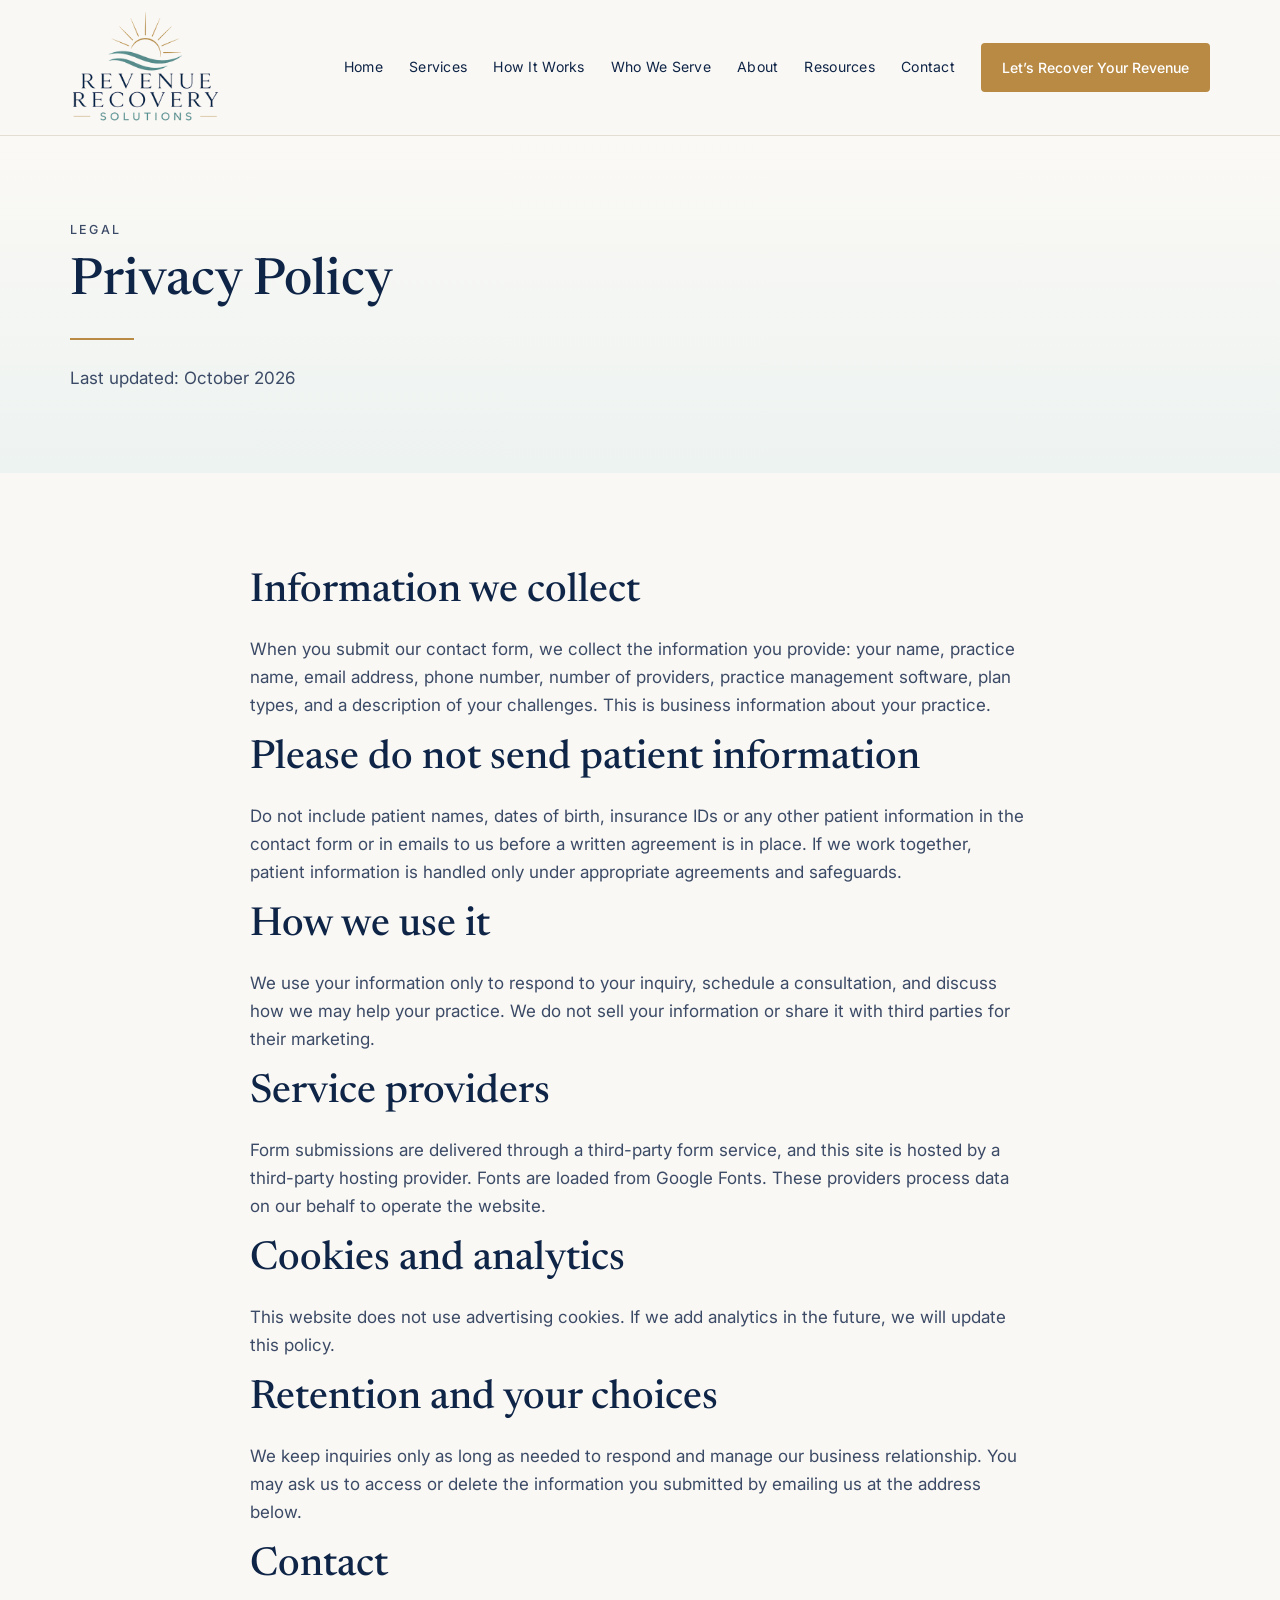
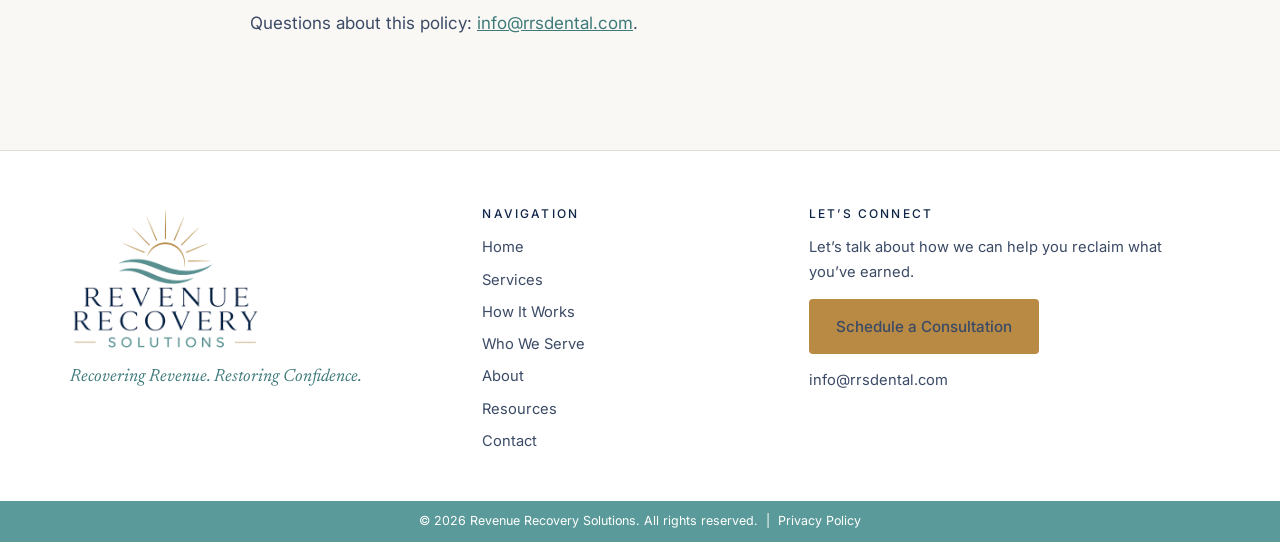
<file: privacy.html>
<!doctype html>
<html lang="en">
<head>
<meta charset="utf-8">
<meta name="viewport" content="width=device-width, initial-scale=1">
<title>Privacy Policy | Revenue Recovery Solutions</title>
<meta name="description" content="How Revenue Recovery Solutions collects, uses and protects information submitted through this website.">
<link rel="canonical" href="https://rrsdental.com/privacy">
<meta property="og:type" content="website">
<meta property="og:site_name" content="Revenue Recovery Solutions">
<meta property="og:title" content="Privacy Policy | Revenue Recovery Solutions">
<meta property="og:description" content="How Revenue Recovery Solutions collects, uses and protects information submitted through this website.">
<meta property="og:url" content="https://rrsdental.com/privacy">
<meta property="og:image" content="https://rrsdental.com/assets/og-image.png">
<meta name="twitter:card" content="summary_large_image">
<link rel="icon" href="favicon.svg" type="image/svg+xml">
<link rel="icon" href="favicon.ico" sizes="48x48">
<link rel="apple-touch-icon" href="apple-touch-icon.png">
<meta name="theme-color" content="#0f2547">
<link rel="preconnect" href="https://fonts.googleapis.com">
<link rel="preconnect" href="https://fonts.gstatic.com" crossorigin>
<link href="https://fonts.googleapis.com/css2?family=Inter:wght@400;500;600&family=Newsreader:ital,opsz,wght@0,6..72,400;0,6..72,500;1,6..72,400&display=swap" rel="stylesheet">
<link rel="stylesheet" href="css/styles.css">
</head>
<body>
<header id="site-header"></header>

<main>
  <section class="page-hero">
    <div class="container">
      <p class="eyebrow">Legal</p>
      <h1>Privacy Policy</h1>
      <hr class="rule">
      <p>Last updated: October 2026</p>
    </div>
  </section>

  <section class="section">
    <div class="narrow">
      <h2>Information we collect</h2>
      <p>When you submit our contact form, we collect the information you provide: your name, practice name, email address, phone number, number of providers, practice management software, plan types, and a description of your challenges. This is business information about your practice.</p>

      <h2>Please do not send patient information</h2>
      <p>Do not include patient names, dates of birth, insurance IDs or any other patient information in the contact form or in emails to us before a written agreement is in place. If we work together, patient information is handled only under appropriate agreements and safeguards.</p>

      <h2>How we use it</h2>
      <p>We use your information only to respond to your inquiry, schedule a consultation, and discuss how we may help your practice. We do not sell your information or share it with third parties for their marketing.</p>

      <h2>Service providers</h2>
      <p>Form submissions are delivered through a third-party form service, and this site is hosted by a third-party hosting provider. Fonts are loaded from Google Fonts. These providers process data on our behalf to operate the website.</p>

      <h2>Cookies and analytics</h2>
      <p>This website does not use advertising cookies. If we add analytics in the future, we will update this policy.</p>

      <h2>Retention and your choices</h2>
      <p>We keep inquiries only as long as needed to respond and manage our business relationship. You may ask us to access or delete the information you submitted by emailing us at the address below.</p>

      <h2>Contact</h2>
      <p>Questions about this policy: <a href="mailto:info@rrsdental.com">info@rrsdental.com</a>.</p>
    </div>
  </section>
</main>

<footer id="site-footer"></footer>
<script src="js/main.js"></script>
</body>
</html>
</file>
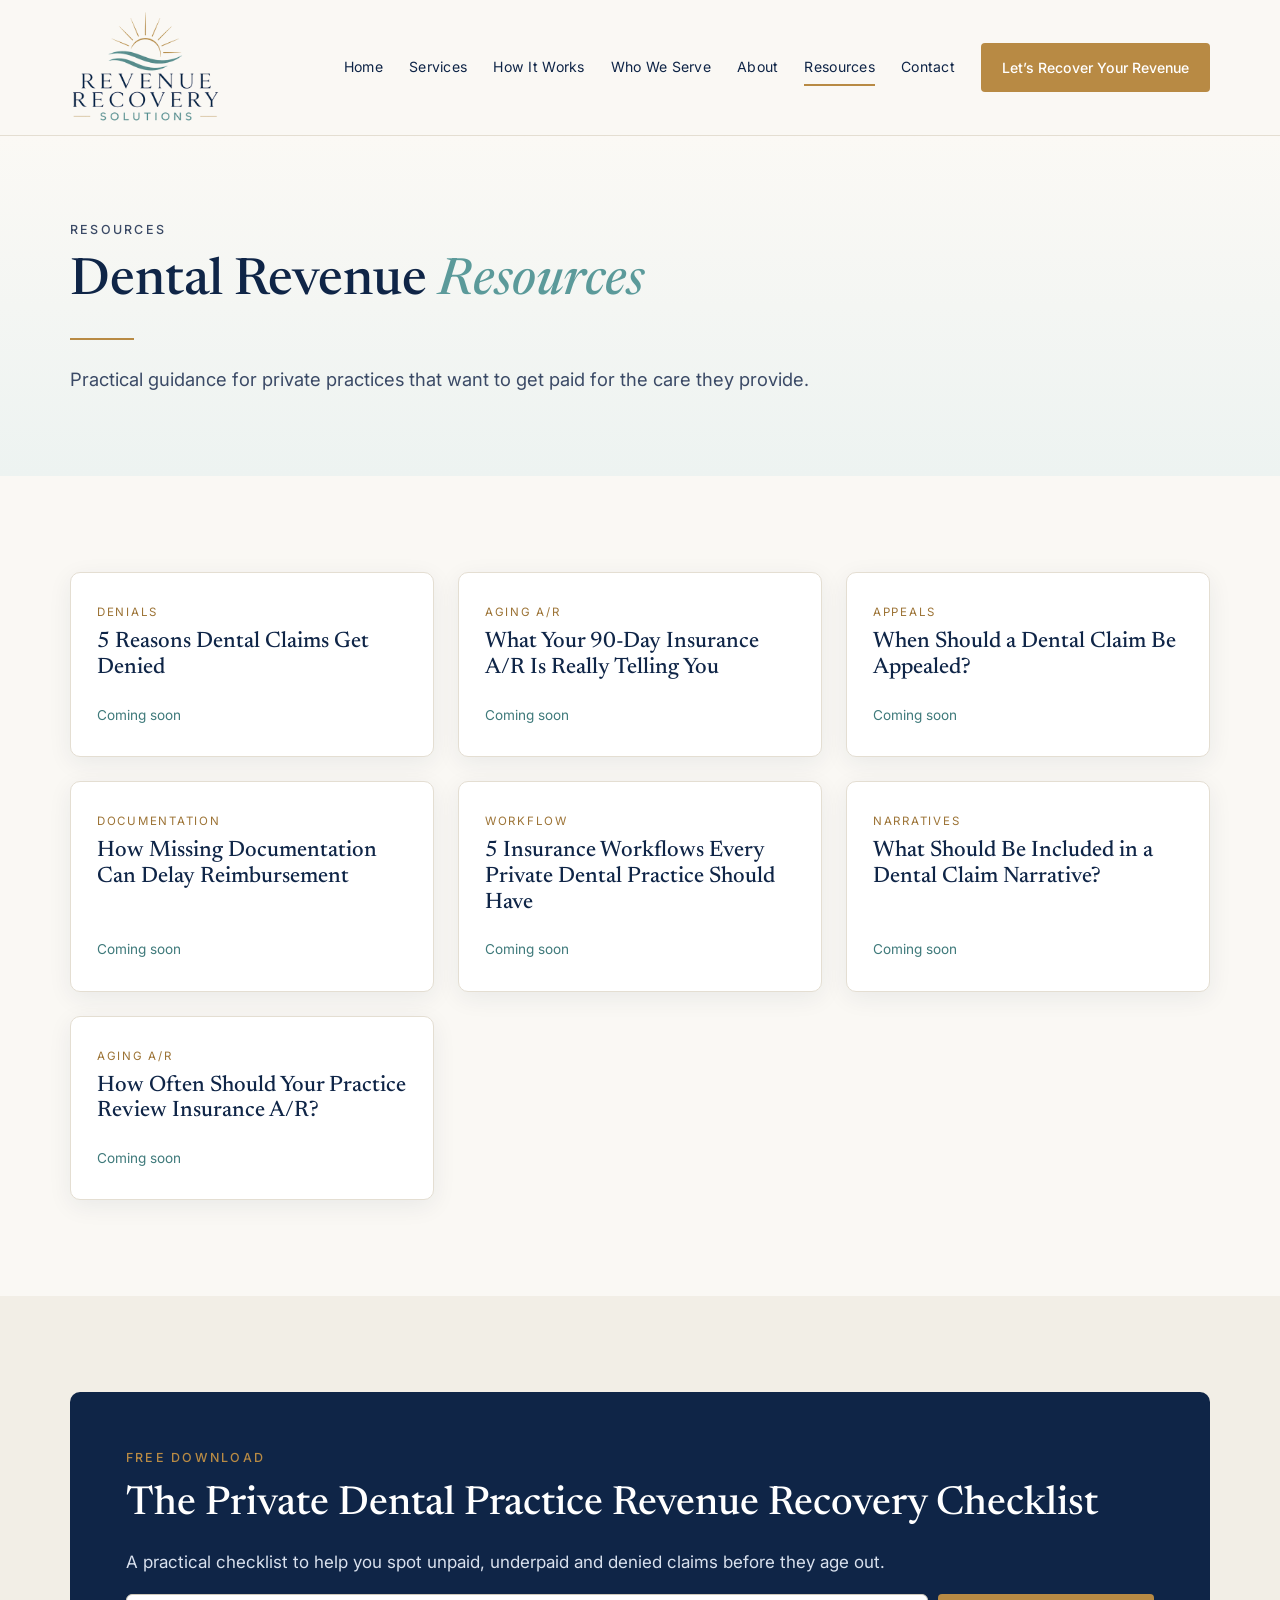
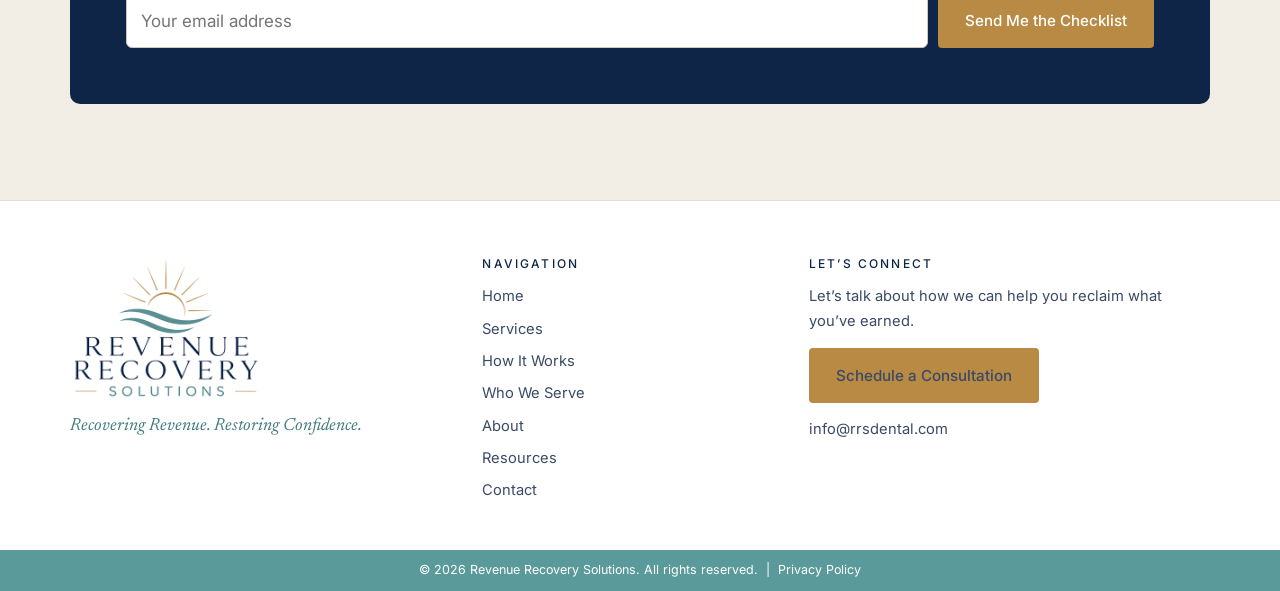
<file: resources.html>
<!doctype html>
<html lang="en">
<head>
<meta charset="utf-8">
<meta name="viewport" content="width=device-width, initial-scale=1">
<title>Resources | Revenue Recovery Solutions</title>
<meta name="description" content="Dental revenue resources for private PPO practices: denials, aging A/R, appeals, documentation and insurance workflows.">
<link rel="canonical" href="https://rrsdental.com/resources">
<meta property="og:type" content="website">
<meta property="og:site_name" content="Revenue Recovery Solutions">
<meta property="og:title" content="Resources | Revenue Recovery Solutions">
<meta property="og:description" content="Dental revenue resources for private PPO practices: denials, aging A/R, appeals, documentation and insurance workflows.">
<meta property="og:url" content="https://rrsdental.com/resources">
<meta property="og:image" content="https://rrsdental.com/assets/og-image.png">
<meta name="twitter:card" content="summary_large_image">
<link rel="icon" href="favicon.svg" type="image/svg+xml">
<link rel="icon" href="favicon.ico" sizes="48x48">
<link rel="apple-touch-icon" href="apple-touch-icon.png">
<meta name="theme-color" content="#0f2547">
<link rel="preconnect" href="https://fonts.googleapis.com">
<link rel="preconnect" href="https://fonts.gstatic.com" crossorigin>
<link href="https://fonts.googleapis.com/css2?family=Inter:wght@400;500;600&family=Newsreader:ital,opsz,wght@0,6..72,400;0,6..72,500;1,6..72,400&display=swap" rel="stylesheet">
<link rel="stylesheet" href="css/styles.css">
</head>
<body>
<header id="site-header"></header>

<main>
  <section class="page-hero">
    <div class="container">
      <p class="eyebrow">Resources</p>
      <h1>Dental Revenue <em>Resources</em></h1>
      <hr class="rule">
      <p class="lead">Practical guidance for private practices that want to get paid for the care they provide.</p>
    </div>
  </section>

  <section class="section">
    <div class="container">
      <div class="grid g3">
        <article class="card article-card reveal"><span class="tag">Denials</span><h3>5 Reasons Dental Claims Get Denied</h3><span class="soon">Coming soon</span></article>
        <article class="card article-card reveal"><span class="tag">Aging A/R</span><h3>What Your 90-Day Insurance A/R Is Really Telling You</h3><span class="soon">Coming soon</span></article>
        <article class="card article-card reveal"><span class="tag">Appeals</span><h3>When Should a Dental Claim Be Appealed?</h3><span class="soon">Coming soon</span></article>
        <article class="card article-card reveal"><span class="tag">Documentation</span><h3>How Missing Documentation Can Delay Reimbursement</h3><span class="soon">Coming soon</span></article>
        <article class="card article-card reveal"><span class="tag">Workflow</span><h3>5 Insurance Workflows Every Private Dental Practice Should Have</h3><span class="soon">Coming soon</span></article>
        <article class="card article-card reveal"><span class="tag">Narratives</span><h3>What Should Be Included in a Dental Claim Narrative?</h3><span class="soon">Coming soon</span></article>
        <article class="card article-card reveal"><span class="tag">Aging A/R</span><h3>How Often Should Your Practice Review Insurance A/R?</h3><span class="soon">Coming soon</span></article>
      </div>
    </div>
  </section>

  <section class="section alt">
    <div class="container">
      <div class="download reveal">
        <p class="eyebrow">Free Download</p>
        <h2>The Private Dental Practice Revenue Recovery Checklist</h2>
        <p>A practical checklist to help you spot unpaid, underpaid and denied claims before they age out.</p>
        <!-- TODO: connect to MailerLite/Mailchimp embed or Formspree endpoint -->
        <form class="inline-form" id="checklist-form" action="#" method="post">
          <label class="hp" for="dl-email">Email</label>
          <input id="dl-email" type="email" placeholder="Your email address" required>
          <button class="btn btn-gold" type="submit">Send Me the Checklist</button>
        </form>
      </div>
    </div>
  </section>
</main>

<footer id="site-footer"></footer>
<script src="js/main.js"></script>
</body>
</html>
</file>
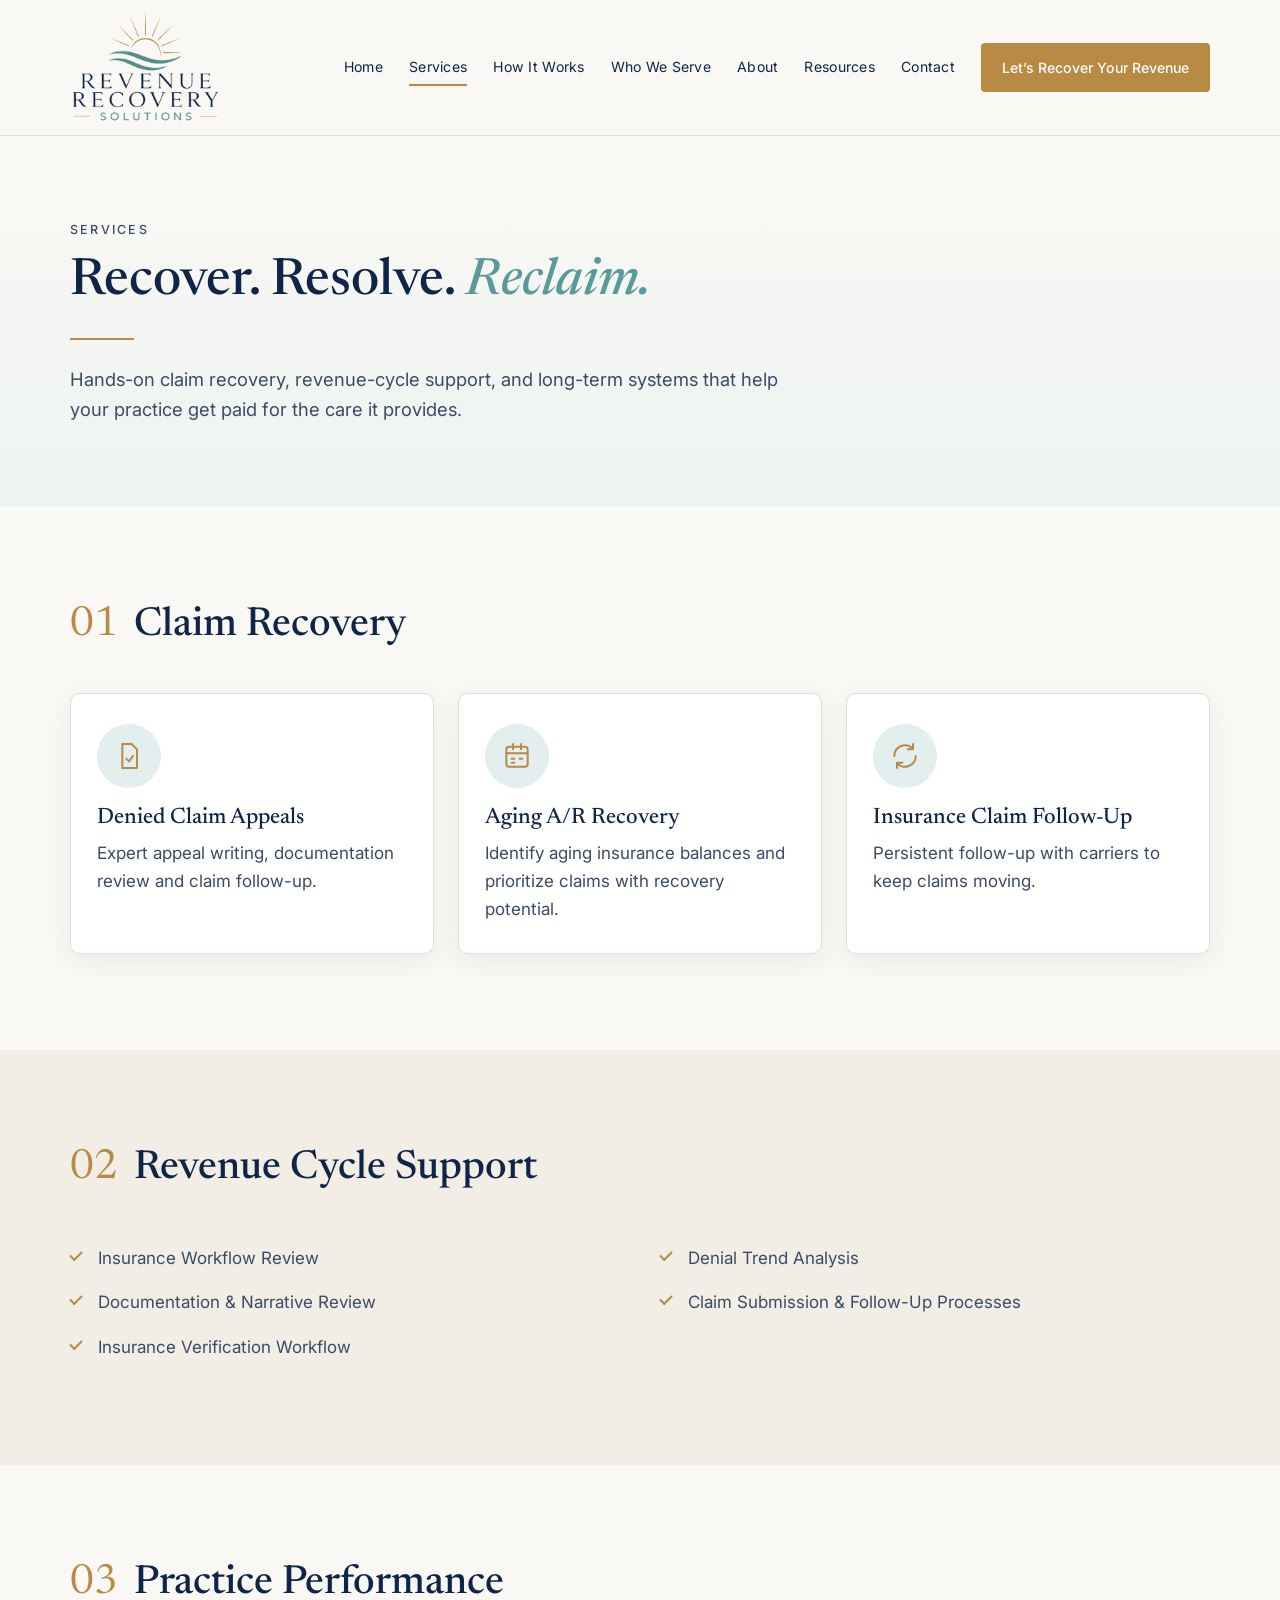
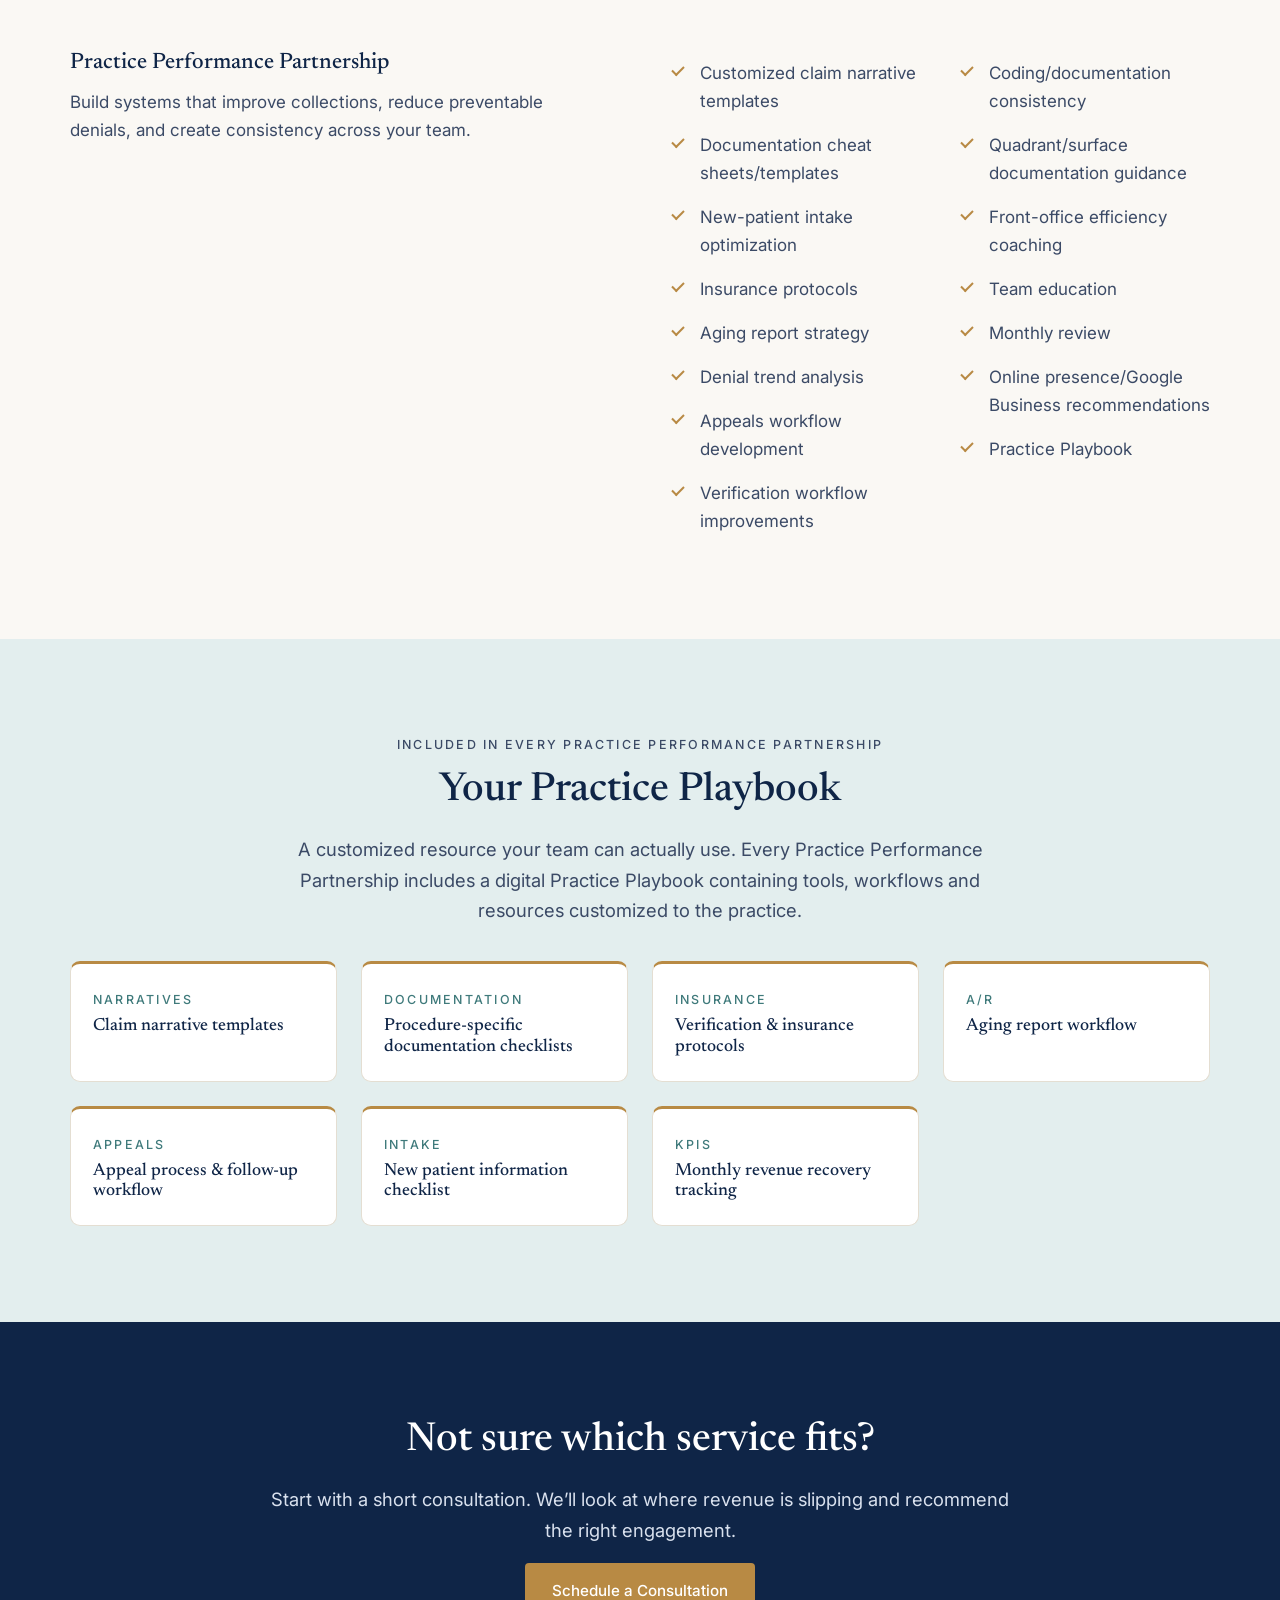
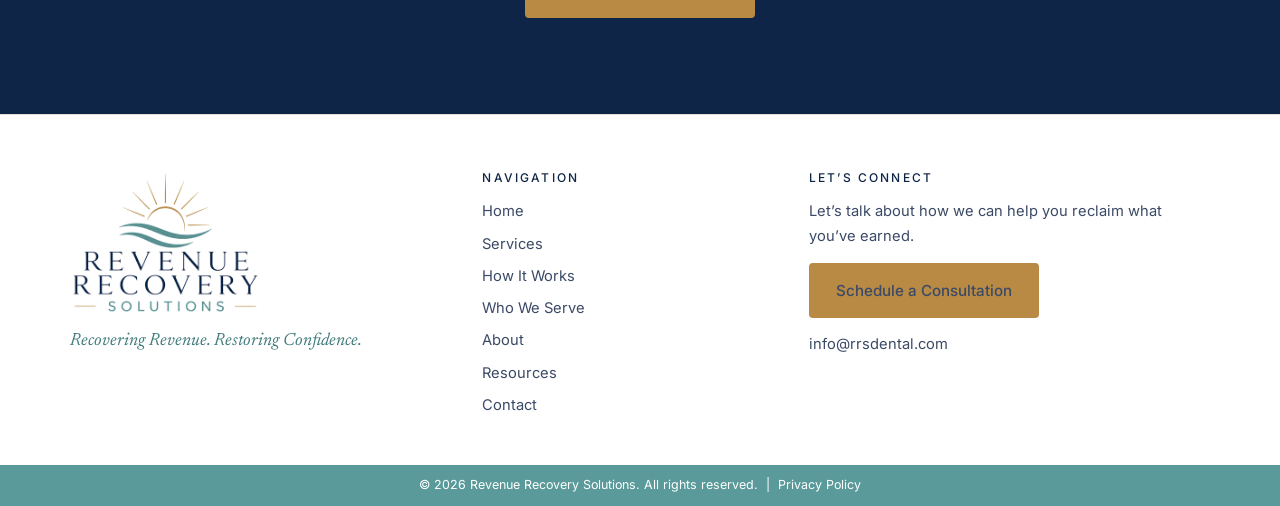
<file: services.html>
<!doctype html>
<html lang="en">
<head>
<meta charset="utf-8">
<meta name="viewport" content="width=device-width, initial-scale=1">
<title>Services | Revenue Recovery Solutions</title>
<meta name="description" content="Claim recovery, revenue cycle support and practice performance partnerships for private PPO dental practices.">
<link rel="canonical" href="https://rrsdental.com/services">
<meta property="og:type" content="website">
<meta property="og:site_name" content="Revenue Recovery Solutions">
<meta property="og:title" content="Services | Revenue Recovery Solutions">
<meta property="og:description" content="Claim recovery, revenue cycle support and practice performance partnerships for private PPO dental practices.">
<meta property="og:url" content="https://rrsdental.com/services">
<meta property="og:image" content="https://rrsdental.com/assets/og-image.png">
<meta name="twitter:card" content="summary_large_image">
<link rel="icon" href="favicon.svg" type="image/svg+xml">
<link rel="icon" href="favicon.ico" sizes="48x48">
<link rel="apple-touch-icon" href="apple-touch-icon.png">
<meta name="theme-color" content="#0f2547">
<link rel="preconnect" href="https://fonts.googleapis.com">
<link rel="preconnect" href="https://fonts.gstatic.com" crossorigin>
<link href="https://fonts.googleapis.com/css2?family=Inter:wght@400;500;600&family=Newsreader:ital,opsz,wght@0,6..72,400;0,6..72,500;1,6..72,400&display=swap" rel="stylesheet">
<link rel="stylesheet" href="css/styles.css">
</head>
<body>
<header id="site-header"></header>

<main>
  <section class="page-hero">
    <div class="container">
      <p class="eyebrow">Services</p>
      <h1>Recover. Resolve. <em>Reclaim.</em></h1>
      <hr class="rule">
      <p class="lead">Hands-on claim recovery, revenue-cycle support, and long-term systems that help your practice get paid for the care it provides.</p>
    </div>
  </section>

  <section class="section">
    <div class="container">
      <div class="cat-head reveal"><span class="cat-num">01</span><h2>Claim Recovery</h2></div>
      <div class="grid g3">
        <div class="card reveal"><i data-icon="doc"></i><h3>Denied Claim Appeals</h3><p>Expert appeal writing, documentation review and claim follow-up.</p></div>
        <div class="card reveal"><i data-icon="calendar"></i><h3>Aging A/R Recovery</h3><p>Identify aging insurance balances and prioritize claims with recovery potential.</p></div>
        <div class="card reveal"><i data-icon="loop"></i><h3>Insurance Claim Follow-Up</h3><p>Persistent follow-up with carriers to keep claims moving.</p></div>
      </div>
    </div>
  </section>

  <section class="section alt">
    <div class="container">
      <div class="cat-head reveal"><span class="cat-num">02</span><h2>Revenue Cycle Support</h2></div>
      <ul class="checklist reveal">
        <li>Insurance Workflow Review</li>
        <li>Documentation &amp; Narrative Review</li>
        <li>Insurance Verification Workflow</li>
        <li>Denial Trend Analysis</li>
        <li>Claim Submission &amp; Follow-Up Processes</li>
      </ul>
    </div>
  </section>

  <section class="section">
    <div class="container">
      <div class="cat-head reveal"><span class="cat-num">03</span><h2>Practice Performance</h2></div>
      <div class="split" style="align-items:start">
        <div class="reveal">
          <h3>Practice Performance Partnership</h3>
          <p>Build systems that improve collections, reduce preventable denials, and create consistency across your team.</p>
        </div>
        <ul class="checklist reveal">
          <li>Customized claim narrative templates</li>
          <li>Documentation cheat sheets/templates</li>
          <li>New-patient intake optimization</li>
          <li>Insurance protocols</li>
          <li>Aging report strategy</li>
          <li>Denial trend analysis</li>
          <li>Appeals workflow development</li>
          <li>Verification workflow improvements</li>
          <li>Coding/documentation consistency</li>
          <li>Quadrant/surface documentation guidance</li>
          <li>Front-office efficiency coaching</li>
          <li>Team education</li>
          <li>Monthly review</li>
          <li>Online presence/Google Business recommendations</li>
          <li>Practice Playbook</li>
        </ul>
      </div>
    </div>
  </section>

  <section class="section pale" id="playbook">
    <div class="container">
      <div class="center">
        <p class="eyebrow">Included in every Practice Performance Partnership</p>
        <h2>Your Practice Playbook</h2>
        <p class="lead">A customized resource your team can actually use. Every Practice Performance Partnership includes a digital Practice Playbook containing tools, workflows and resources customized to the practice.</p>
      </div>
      <div class="grid g4" style="margin-top:36px">
        <div class="playbook-card reveal"><span class="eyebrow">Narratives</span><h4>Claim narrative templates</h4></div>
        <div class="playbook-card reveal"><span class="eyebrow">Documentation</span><h4>Procedure-specific documentation checklists</h4></div>
        <div class="playbook-card reveal"><span class="eyebrow">Insurance</span><h4>Verification &amp; insurance protocols</h4></div>
        <div class="playbook-card reveal"><span class="eyebrow">A/R</span><h4>Aging report workflow</h4></div>
        <div class="playbook-card reveal"><span class="eyebrow">Appeals</span><h4>Appeal process &amp; follow-up workflow</h4></div>
        <div class="playbook-card reveal"><span class="eyebrow">Intake</span><h4>New patient information checklist</h4></div>
        <div class="playbook-card reveal"><span class="eyebrow">KPIs</span><h4>Monthly revenue recovery tracking</h4></div>
      </div>
    </div>
  </section>

  <section class="section cta">
    <div class="narrow reveal center">
      <h2>Not sure which service fits?</h2>
      <p class="lead">Start with a short consultation. We&rsquo;ll look at where revenue is slipping and recommend the right engagement.</p>
      <a class="btn btn-gold" href="/contact">Schedule a Consultation</a>
    </div>
  </section>
</main>

<footer id="site-footer"></footer>
<script src="js/main.js"></script>
</body>
</html>
</file>
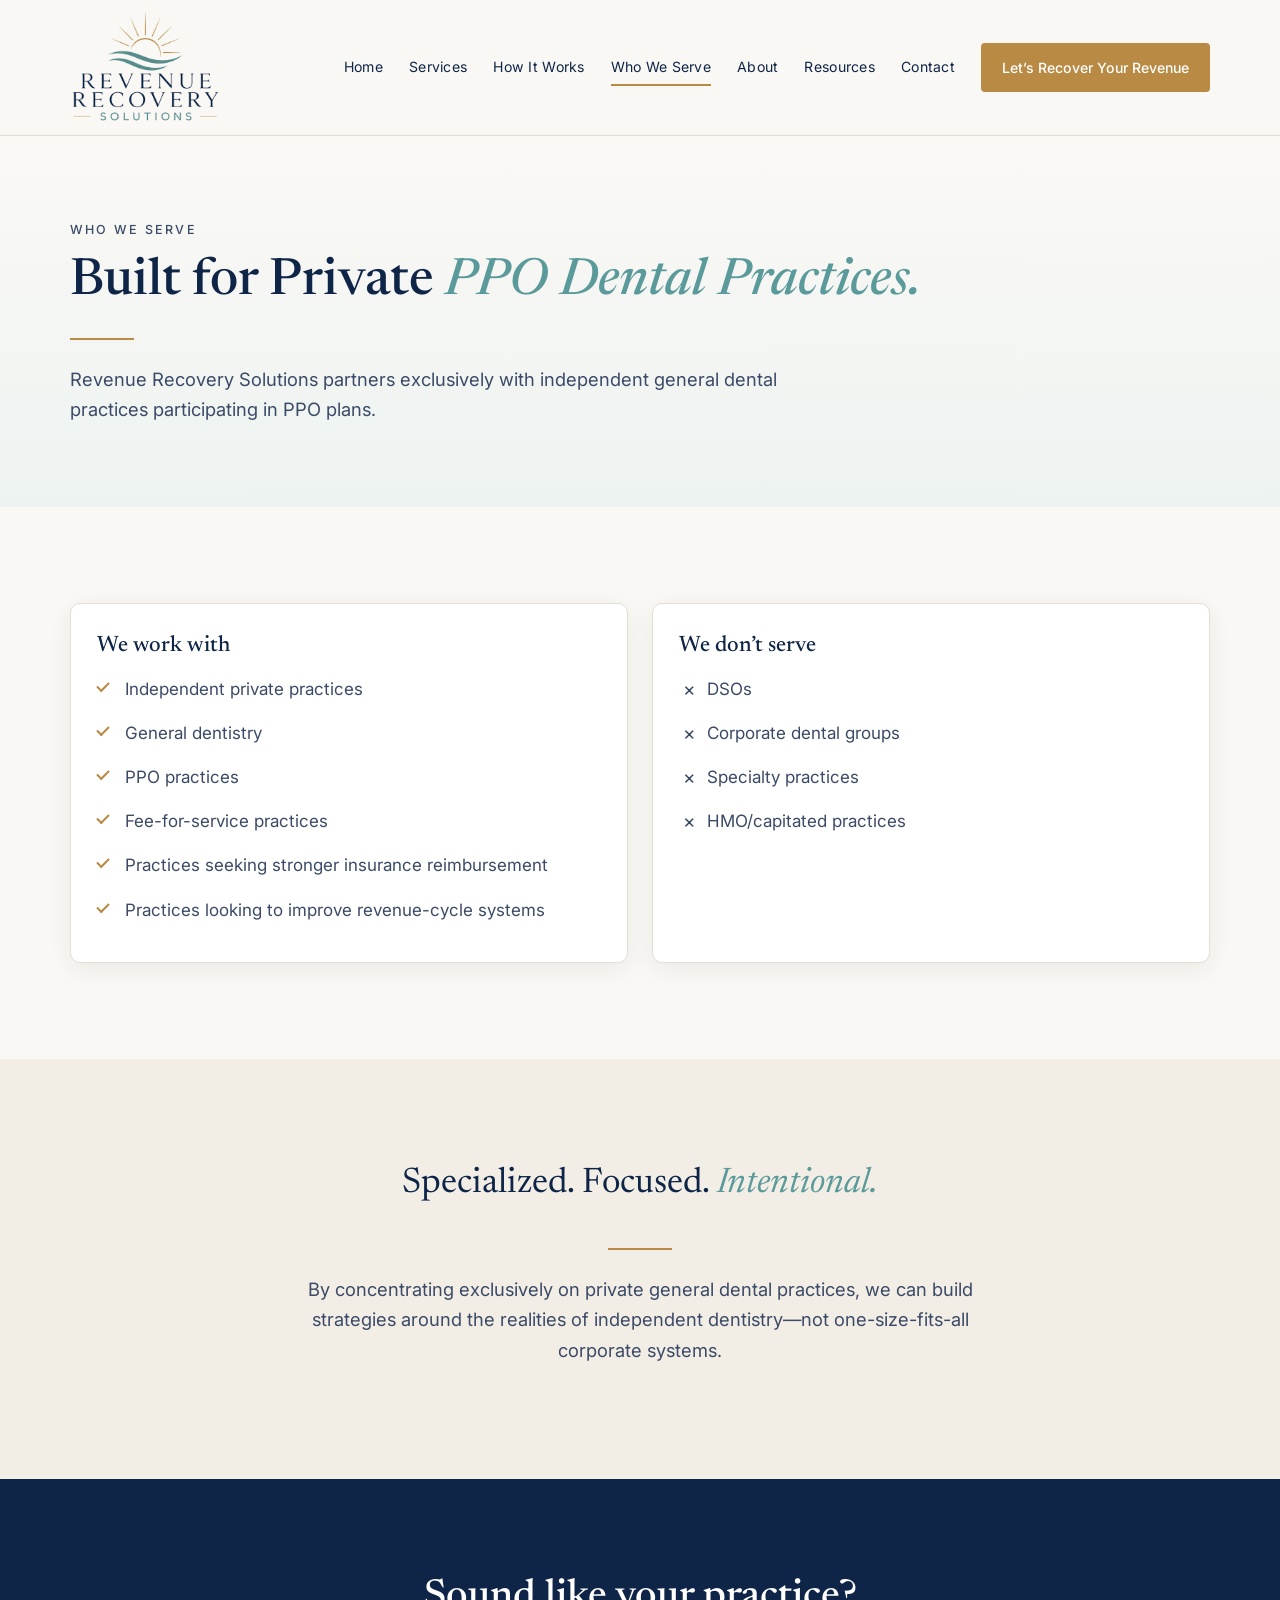
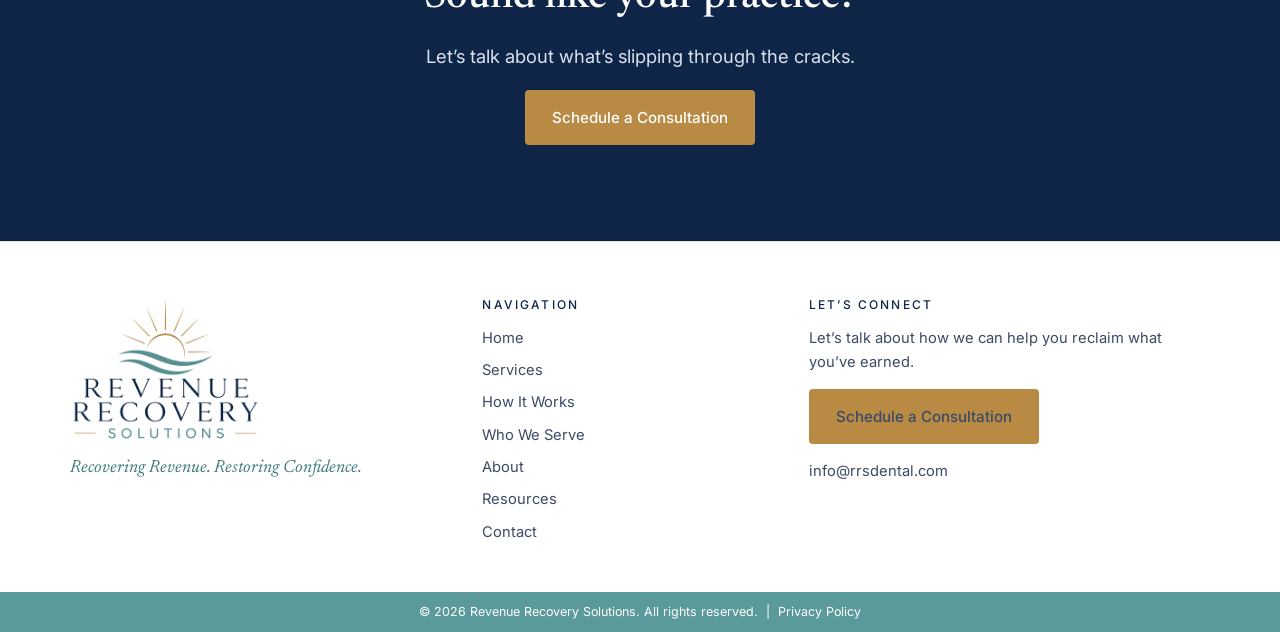
<file: who-we-serve.html>
<!doctype html>
<html lang="en">
<head>
<meta charset="utf-8">
<meta name="viewport" content="width=device-width, initial-scale=1">
<title>Who We Serve | Revenue Recovery Solutions</title>
<meta name="description" content="Revenue Recovery Solutions partners exclusively with independent general dental practices participating in PPO plans.">
<link rel="canonical" href="https://rrsdental.com/who-we-serve">
<meta property="og:type" content="website">
<meta property="og:site_name" content="Revenue Recovery Solutions">
<meta property="og:title" content="Who We Serve | Revenue Recovery Solutions">
<meta property="og:description" content="Revenue Recovery Solutions partners exclusively with independent general dental practices participating in PPO plans.">
<meta property="og:url" content="https://rrsdental.com/who-we-serve">
<meta property="og:image" content="https://rrsdental.com/assets/og-image.png">
<meta name="twitter:card" content="summary_large_image">
<link rel="icon" href="favicon.svg" type="image/svg+xml">
<link rel="icon" href="favicon.ico" sizes="48x48">
<link rel="apple-touch-icon" href="apple-touch-icon.png">
<meta name="theme-color" content="#0f2547">
<link rel="preconnect" href="https://fonts.googleapis.com">
<link rel="preconnect" href="https://fonts.gstatic.com" crossorigin>
<link href="https://fonts.googleapis.com/css2?family=Inter:wght@400;500;600&family=Newsreader:ital,opsz,wght@0,6..72,400;0,6..72,500;1,6..72,400&display=swap" rel="stylesheet">
<link rel="stylesheet" href="css/styles.css">
</head>
<body>
<header id="site-header"></header>

<main>
  <section class="page-hero">
    <div class="container">
      <p class="eyebrow">Who We Serve</p>
      <h1>Built for Private <em>PPO Dental Practices.</em></h1>
      <hr class="rule">
      <p class="lead">Revenue Recovery Solutions partners exclusively with independent general dental practices participating in PPO plans.</p>
    </div>
  </section>

  <section class="section">
    <div class="container grid g2">
      <div class="card reveal">
        <h3>We work with</h3>
        <ul class="checklist single-col">
          <li>Independent private practices</li>
          <li>General dentistry</li>
          <li>PPO practices</li>
          <li>Fee-for-service practices</li>
          <li>Practices seeking stronger insurance reimbursement</li>
          <li>Practices looking to improve revenue-cycle systems</li>
        </ul>
      </div>
      <div class="card reveal">
        <h3>We don&rsquo;t serve</h3>
        <ul class="no-list">
          <li>DSOs</li>
          <li>Corporate dental groups</li>
          <li>Specialty practices</li>
          <li>HMO/capitated practices</li>
        </ul>
      </div>
    </div>
  </section>

  <section class="section alt">
    <div class="narrow center reveal">
      <p class="pillars">Specialized. Focused. <em>Intentional.</em></p>
      <hr class="rule">
      <p class="lead">By concentrating exclusively on private general dental practices, we can build strategies around the realities of independent dentistry&mdash;not one-size-fits-all corporate systems.</p>
    </div>
  </section>

  <section class="section cta">
    <div class="narrow reveal center">
      <h2>Sound like your practice?</h2>
      <p class="lead">Let&rsquo;s talk about what&rsquo;s slipping through the cracks.</p>
      <a class="btn btn-gold" href="/contact">Schedule a Consultation</a>
    </div>
  </section>
</main>

<footer id="site-footer"></footer>
<script src="js/main.js"></script>
</body>
</html>
</file>
<file: css/styles.css>
/* Revenue Recovery Solutions — modern coastal */
:root {
  --navy: #0f2547;
  --navy-soft: #3b4a66;
  --teal: #5b9a9a;
  --teal-dark: #3f7a7b;
  --teal-pale: #e3eeee;
  --gold: #b88a44;
  --gold-dark: #9c7335;
  --cream: #faf8f4;
  --sand: #f2eee6;
  --white: #fff;
  --line: #e4ded2;
  --shadow: 0 6px 24px rgba(15, 37, 71, 0.07);
  --radius: 10px;
  --serif: "Newsreader", Georgia, "Times New Roman", serif;
  --sans: "Inter", system-ui, -apple-system, "Segoe UI", sans-serif;
}

*, *::before, *::after { box-sizing: border-box; }
html { scroll-behavior: smooth; }
body {
  margin: 0;
  font-family: var(--sans);
  color: var(--navy-soft);
  background: var(--cream);
  line-height: 1.65;
  font-size: 17px;
}
img { max-width: 100%; display: block; }
a { color: var(--teal-dark); }
h1, h2, h3, h4 { font-family: var(--serif); color: var(--navy); font-weight: 500; line-height: 1.15; margin: 0 0 .5em; }
h1 { font-size: clamp(2.4rem, 5.5vw, 4rem); }
h2 { font-size: clamp(1.8rem, 3.4vw, 2.5rem); }
h3 { font-size: 1.4rem; }
p { margin: 0 0 1em; }
em, .accent { color: var(--teal); font-style: italic; }

.container { width: min(1140px, 100% - 40px); margin-inline: auto; }
.narrow { width: min(780px, 100% - 40px); margin-inline: auto; }
.section { padding: clamp(56px, 8vw, 96px) 0; }
.section.alt { background: var(--sand); }
.section.pale { background: var(--teal-pale); }
.center { text-align: center; }
.rule { width: 64px; height: 2px; background: var(--gold); border: 0; margin: 20px 0 24px; }
.center .rule { margin-inline: auto; }
.eyebrow { font-size: .78rem; letter-spacing: .18em; text-transform: uppercase; color: var(--navy-soft); font-weight: 500; }
.lead { font-size: 1.15rem; max-width: 62ch; }
.center .lead { margin-inline: auto; }

/* Buttons */
.btn {
  display: inline-block; padding: 14px 26px; border-radius: 4px; font-weight: 500; font-size: .95rem;
  text-decoration: none; border: 1.5px solid transparent; cursor: pointer; font-family: var(--sans);
  transition: background .2s, color .2s, border-color .2s, transform .2s;
}
.btn:hover { transform: translateY(-1px); }
.btn-gold { background: var(--gold); color: #fff; }
.btn-gold:hover { background: var(--gold-dark); }
.btn-outline { background: transparent; color: var(--teal-dark); border-color: var(--teal); }
.btn-outline:hover { background: var(--teal-pale); }
.btn-row { display: flex; gap: 14px; flex-wrap: wrap; }

/* Header */
.site-header { position: sticky; top: 0; z-index: 50; background: rgba(250, 248, 244, .95); backdrop-filter: blur(8px); border-bottom: 1px solid var(--line); }
.header-inner { display: flex; align-items: center; justify-content: space-between; gap: 20px; padding: 10px 0; }
.logo {
  display: block; width: 150px; aspect-ratio: 1030 / 790; flex: none;
  background: url("../assets/logo-420.png") center / contain no-repeat;
}
.nav { display: flex; align-items: center; gap: 26px; }
.nav a.link { text-decoration: none; color: var(--navy); font-size: .88rem; letter-spacing: .02em; padding: 6px 0; border-bottom: 2px solid transparent; }
.nav a.link:hover, .nav a.link.active { border-color: var(--gold); }
.nav .btn { padding: 12px 20px; font-size: .88rem; color: #fff; }
.menu-toggle { display: none; background: none; border: 1px solid var(--line); border-radius: 6px; padding: 8px 12px; font-size: 1rem; color: var(--navy); cursor: pointer; }

@media (max-width: 1020px) {
  /* Sit level with the logo lettering rather than the sun above it */
  .menu-toggle { display: block; align-self: flex-end; margin-bottom: 16px; }
  .nav {
    display: none; position: absolute; top: 100%; left: 0; right: 0; flex-direction: column; align-items: flex-start;
    gap: 0; background: var(--cream); padding: 12px 20px 22px; border-bottom: 1px solid var(--line);
  }
  .nav.open { display: flex; }
  .nav a.link { padding: 12px 0; width: 100%; border-bottom: 1px solid var(--line); }
  .nav .btn { margin-top: 16px; }
}

/* Hero */
.hero { position: relative; overflow: hidden; background: linear-gradient(180deg, #fbf9f5 0%, #eef3f1 100%); padding: clamp(60px, 9vw, 120px) 0 clamp(90px, 12vw, 150px); }
.hero::after {
  content: ""; position: absolute; right: 0; bottom: 0; width: min(46vw, 640px); aspect-ratio: 344 / 420;
  background: url("../assets/Coastal Dental Revenue Recovery Homepage.png") 100% 7.1% / 251% auto no-repeat;
  -webkit-mask-image: linear-gradient(90deg, transparent, #000 45%); mask-image: linear-gradient(90deg, transparent, #000 45%);
  opacity: .9; pointer-events: none;
}
.hero-inner { position: relative; z-index: 1; }
.hero p.lead { max-width: 44ch; }
.hero .tags { margin-top: 36px; font-size: .75rem; letter-spacing: .2em; text-transform: uppercase; color: var(--navy-soft); }
.hero .tags span { color: var(--gold); margin: 0 10px; }
.wave { position: absolute; left: 0; right: 0; bottom: -1px; height: 70px; z-index: 2; }
@media (max-width: 760px) {
  /* Photo becomes a soft band under the text instead of sitting behind the buttons */
  .hero { padding-bottom: 300px; }
  .hero::after {
    width: 82%; opacity: .9;
    -webkit-mask-image: linear-gradient(90deg, transparent, #000 40%), linear-gradient(0deg, #000 50%, transparent);
    -webkit-mask-composite: source-in;
    mask-image: linear-gradient(90deg, transparent, #000 40%), linear-gradient(0deg, #000 50%, transparent);
    mask-composite: intersect;
  }
}

/* Page header (inner pages) */
.page-hero { background: linear-gradient(180deg, #fbf9f5, #edf3f1); padding: clamp(48px, 7vw, 84px) 0 clamp(40px, 6vw, 64px); }
.page-hero h1 { font-size: clamp(2.1rem, 4.5vw, 3.2rem); }

/* Cards */
.grid { display: grid; gap: 24px; }
.g2 { grid-template-columns: repeat(2, 1fr); }
.g3 { grid-template-columns: repeat(3, 1fr); }
.g4 { grid-template-columns: repeat(4, 1fr); }
@media (max-width: 960px) { .g4 { grid-template-columns: repeat(2, 1fr); } .g3 { grid-template-columns: repeat(2, 1fr); } }
@media (max-width: 640px) { .g2, .g3, .g4 { grid-template-columns: 1fr; } }
.card { background: var(--white); border: 1px solid var(--line); border-radius: var(--radius); padding: 30px 26px; box-shadow: var(--shadow); }
.card.centered { text-align: center; }
.card h3 { margin-bottom: .35em; }
.card p:last-child { margin-bottom: 0; }
.icon { width: 64px; height: 64px; border-radius: 50%; background: var(--teal-pale); display: grid; place-items: center; margin-bottom: 18px; }
.centered .icon { margin-inline: auto; }
.icon svg { width: 32px; height: 32px; stroke: var(--gold); fill: none; stroke-width: 1.5; stroke-linecap: round; stroke-linejoin: round; }
.card .mini-rule { width: 28px; height: 2px; background: var(--gold); margin: 10px auto 12px; }

/* Split */
.split { display: grid; grid-template-columns: 1fr 1fr; gap: clamp(28px, 5vw, 64px); align-items: center; }
@media (max-width: 820px) { .split { grid-template-columns: 1fr; } }
.photo-meeting {
  aspect-ratio: 452 / 283; width: 100%; border-radius: var(--radius);
  background: url("../assets/Coastal Dental Revenue Recovery Homepage.png") 0% 55.7% / 191% auto no-repeat;
}

/* Callout band */
.band { display: flex; gap: 16px; align-items: center; background: var(--teal-pale); border: 1px solid #d3e3e3; border-radius: var(--radius); padding: 20px 26px; }
.band h3 { margin: 0; font-size: 1.2rem; }
.band p { margin: 0; font-size: .95rem; }
.band svg { width: 40px; height: 40px; flex: none; stroke: var(--gold); fill: none; stroke-width: 1.5; stroke-linecap: round; stroke-linejoin: round; }

/* Services */
.cat-head { display: flex; align-items: baseline; gap: 16px; margin-bottom: 24px; }
.cat-num { font-family: var(--serif); font-size: 2.6rem; color: var(--gold); line-height: 1; }
.checklist { list-style: none; padding: 0; margin: 0; columns: 2; column-gap: 40px; }
.checklist li { padding: 8px 0 8px 28px; position: relative; break-inside: avoid; }
.checklist li::before { content: ""; position: absolute; left: 0; top: 15px; width: 12px; height: 7px; border-left: 2px solid var(--gold); border-bottom: 2px solid var(--gold); transform: rotate(-45deg); }
.single-col { columns: 1; }
@media (max-width: 700px) { .checklist { columns: 1; } }
.no-list { list-style: none; padding: 0; margin: 0; }
.no-list li { padding: 8px 0 8px 28px; position: relative; }
.no-list li::before { content: "×"; position: absolute; left: 4px; color: var(--navy-soft); font-size: 1.2rem; line-height: 1.5; }
.playbook-card { background: var(--white); border: 1px solid var(--line); border-top: 3px solid var(--gold); border-radius: var(--radius); padding: 20px 22px; }
.playbook-card .eyebrow { color: var(--teal-dark); }
.playbook-card h4 { font-size: 1.1rem; margin: 4px 0 4px; }
.playbook-card p { font-size: .92rem; margin: 0; }

/* Steps */
.steps { display: grid; gap: 22px; }
.step { display: grid; grid-template-columns: 90px 1fr; gap: 20px; background: var(--white); border: 1px solid var(--line); border-radius: var(--radius); padding: 28px; box-shadow: var(--shadow); }
.step-num { font-family: var(--serif); font-size: 3rem; color: var(--gold); line-height: 1; }
.step h3 { margin-bottom: .2em; }
.step .sub { color: var(--teal-dark); font-style: italic; font-family: var(--serif); font-size: 1.15rem; margin-bottom: .8em; }
.step ul { margin: 0; padding-left: 1.1em; columns: 2; column-gap: 32px; }
.step li { margin-bottom: 4px; break-inside: avoid; }
@media (max-width: 700px) { .step { grid-template-columns: 1fr; gap: 6px; } .step ul { columns: 1; } }

/* Sample report */
.report { background: var(--white); border: 1px solid var(--line); border-radius: var(--radius); box-shadow: var(--shadow); overflow: hidden; }
.report-head { background: var(--navy); color: #fff; padding: 18px 26px; display: flex; justify-content: space-between; align-items: center; flex-wrap: wrap; gap: 8px; }
.report-head h3 { color: #fff; margin: 0; font-size: 1.25rem; }
.sample-tag { font-size: .72rem; letter-spacing: .15em; text-transform: uppercase; background: var(--gold); color: #fff; padding: 4px 10px; border-radius: 3px; }
.report table { width: 100%; border-collapse: collapse; }
.report td { padding: 14px 26px; border-bottom: 1px solid var(--line); }
.report td:last-child { text-align: right; font-weight: 600; color: var(--navy); font-family: var(--serif); font-size: 1.15rem; }
.report .action { padding: 22px 26px; background: var(--teal-pale); }
.report .action strong { display: block; font-size: .78rem; letter-spacing: .15em; text-transform: uppercase; color: var(--teal-dark); margin-bottom: 4px; }

/* Who we serve */
.pillars { font-family: var(--serif); font-size: clamp(1.6rem, 3vw, 2.2rem); color: var(--navy); }

/* About */
.about-photo { border-radius: var(--radius); box-shadow: var(--shadow); width: 100%; height: auto; }
.pullquote { font-family: var(--serif); font-size: clamp(1.4rem, 2.6vw, 1.9rem); color: var(--navy); font-style: italic; text-align: center; max-width: 30ch; margin: 0 auto; }

/* Resources */
.article-card { display: flex; flex-direction: column; }
.article-card .tag { font-size: .72rem; letter-spacing: .15em; text-transform: uppercase; color: var(--gold-dark); margin-bottom: 8px; }
.article-card .soon { margin-top: auto; padding-top: 14px; font-size: .85rem; color: var(--teal-dark); }
.download { background: var(--navy); color: #d9e1ee; border-radius: var(--radius); padding: clamp(30px, 5vw, 56px); }
.download h2 { color: #fff; }
.download .eyebrow { color: var(--gold); }
.inline-form { display: flex; gap: 10px; flex-wrap: wrap; margin-top: 18px; }
.inline-form input { flex: 1 1 240px; padding: 14px; border-radius: 4px; border: 0; font: inherit; }

/* Form */
.form-card { background: var(--white); border: 1px solid var(--line); border-radius: var(--radius); padding: clamp(24px, 4vw, 44px); box-shadow: var(--shadow); }
.form-grid { display: grid; grid-template-columns: 1fr 1fr; gap: 18px; }
.form-grid .full { grid-column: 1 / -1; }
@media (max-width: 640px) { .form-grid { grid-template-columns: 1fr; } }
label, legend { display: block; font-size: .88rem; font-weight: 500; color: var(--navy); margin-bottom: 6px; padding: 0; }
input[type=text], input[type=email], input[type=tel], input[type=number], select, textarea {
  width: 100%; padding: 12px 14px; border: 1px solid #cfc8b9; border-radius: 6px; font: inherit; background: #fff; color: var(--navy);
}
input:focus, select:focus, textarea:focus { outline: 2px solid var(--teal); outline-offset: 1px; }
textarea { min-height: 130px; resize: vertical; }
fieldset { border: 0; padding: 0; margin: 0; }
.checks { display: grid; grid-template-columns: 1fr 1fr; gap: 10px 20px; }
@media (max-width: 640px) { .checks { grid-template-columns: 1fr; } }
.checks label { display: flex; gap: 10px; align-items: center; font-weight: 400; margin: 0; cursor: pointer; }
.checks input { width: 18px; height: 18px; accent-color: var(--gold); }
.notice { font-size: .88rem; background: var(--sand); border-left: 3px solid var(--gold); padding: 12px 16px; border-radius: 4px; }
.hp { position: absolute; left: -9999px; }
.form-status { margin-top: 14px; font-weight: 500; }

/* CTA band */
.cta { background: var(--navy); color: #d9e1ee; text-align: center; }
.cta h2 { color: #fff; }

/* Footer */
.site-footer { background: var(--white); border-top: 1px solid var(--line); padding: 56px 0 0; font-size: .92rem; }
.footer-grid { display: grid; grid-template-columns: 1.3fr 1fr 1.4fr; gap: 40px; padding-bottom: 40px; }
@media (max-width: 760px) { .footer-grid { grid-template-columns: 1fr; } }
.site-footer h4 { font-family: var(--sans); font-size: .75rem; letter-spacing: .18em; text-transform: uppercase; color: var(--navy); margin-bottom: 14px; }
.site-footer ul { list-style: none; padding: 0; margin: 0; }
.site-footer li { margin-bottom: 8px; }
.site-footer a { color: var(--navy-soft); text-decoration: none; }
.site-footer a:hover { color: var(--gold-dark); }
.site-footer .logo { width: 190px; }
.footer-tag { font-family: var(--serif); font-style: italic; color: var(--teal-dark); font-size: 1.1rem; margin-top: 10px; }
.footer-bar { background: var(--teal); color: #fff; text-align: center; padding: 10px; font-size: .78rem; }

/* Reveal */
.reveal { opacity: 0; transform: translateY(14px); transition: opacity .6s ease, transform .6s ease; }
.reveal.in { opacity: 1; transform: none; }
@media (prefers-reduced-motion: reduce) { .reveal { opacity: 1; transform: none; transition: none; } html { scroll-behavior: auto; } }
</file>
